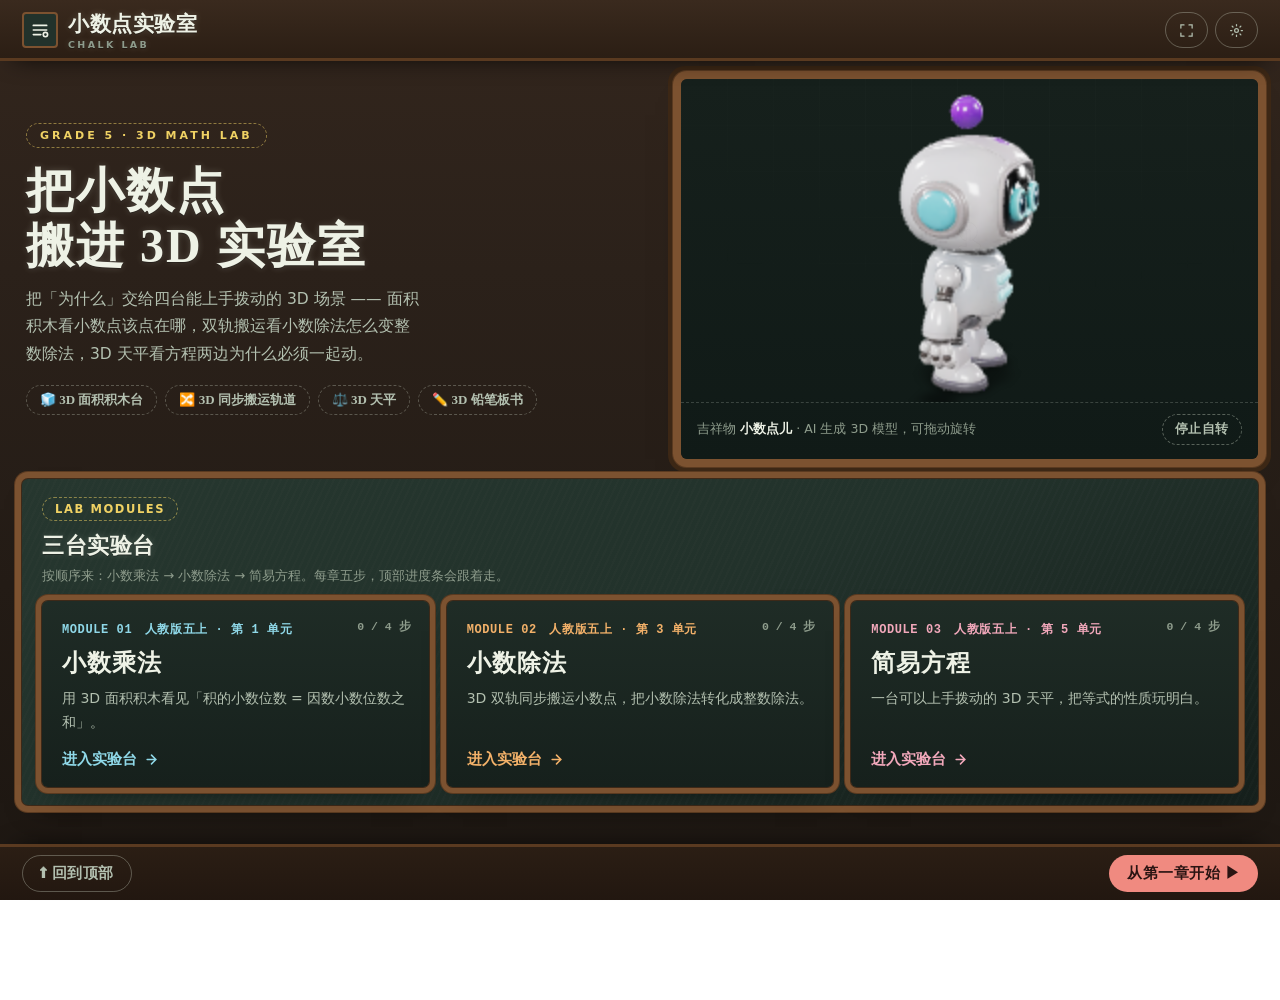
<file: index.html>
<!DOCTYPE html>
<html lang="zh-CN">
<head>
<meta charset="UTF-8">
<meta name="viewport" content="width=device-width, initial-scale=1.0">
<meta name="theme-color" content="#4f46e5">
<meta name="description" content="小数点实验室 · 3D 数学工坊：用 3D 实验台学懂小数乘法、小数除法、简易方程">
<title>小数点实验室 · 3D 数学工坊</title>
<link rel="icon" href="assets/favicon.svg" type="image/svg+xml">
<link rel="stylesheet" href="css/lab.css?v=16">
</head>
<body class="ch-home">
<header id="labTop"></header>

<main class="home-wrap">

  <!-- ============ 首屏 ============ -->
  <section class="hero">
    <div class="hero-copy">
      <span class="kicker">GRADE 5 · 3D MATH LAB</span>
      <h1>把小数点<br>搬进 3D 实验室</h1>
      <p>把「为什么」交给四台能上手拨动的 3D 场景 —— 面积积木看小数点该点在哪，双轨搬运看小数除法怎么变整数除法，3D 天平看方程两边为什么必须一起动。</p>
      <div class="hero-tags">
        <span>🧊 3D 面积积木台</span>
        <span>🔀 3D 同步搬运轨道</span>
        <span>⚖️ 3D 天平</span>
        <span>✏️ 3D 铅笔板书</span>
      </div>
    </div>

    <div class="hero-visual">
      <div class="stage-grid-bg"></div>
      <div class="mv-slot" id="mvSlot"></div>
      <div class="mv-cap">
        <span>吉祥物 <b>小数点儿</b> · AI 生成 3D 模型，可拖动旋转</span>
        <button type="button" class="btn ghost" id="mvToggle" style="padding:6px 12px;font-size:12.5px">停止自转</button>
      </div>
    </div>
  </section>

  <!-- ============ 三个章节 ============ -->
  <section class="panel">
    <div class="panel-head">
      <div>
        <span class="step-tag">LAB MODULES</span>
        <h2 style="margin-top:10px">三台实验台</h2>
        <div class="sub">按顺序来：小数乘法 → 小数除法 → 简易方程。每章五步，顶部进度条会跟着走。</div>
      </div>
    </div>
    <div class="ch-grid" id="chGrid"></div>
  </section>

</main>

<footer class="op-bar" id="labBar"></footer>

<footer class="lab-foot">
  <span>小数点实验室 · 配合人教版五年级上册</span>
  <span>3D 由 Three.js 实时渲染</span>
</footer>

<dialog class="dialog" id="labSettingsDialog">
  <form method="dialog">
    <div class="in">
      <h3>实验室设置</h3>
      <label class="switch-row">
        <span>减少动画<small>关闭 3D 场景里的缓动与旋转过渡</small></span>
        <input type="checkbox" id="setReduceMotion">
      </label>
      <div style="margin-top:18px;display:flex;gap:10px;justify-content:flex-end">
        <button type="button" class="btn" id="setReset">重置全部进度</button>
        <button value="close" class="btn primary">关闭</button>
      </div>
    </div>
  </form>
</dialog>

<script defer src="js/lab-core.js?v=16"></script>
<!-- lib/model-viewer.min.js（930KB）改为页面空闲时再加载，见下方脚本 -->
<script>
/* defer 之后才执行：等 Lab 就绪 */
document.addEventListener("DOMContentLoaded", function () {
  "use strict";
  Lab.mountShell(null);

  /* ---- 章节卡片 ---- */
  var ARROW = '<svg viewBox="0 0 24 24"><path d="M5 12h13M12 5l7 7-7 7"/></svg>';
  var grid = document.getElementById("chGrid");
  Lab.CHAPTERS.forEach(function (c) {
    var p = Lab.progressOf(c.id);
    var total = 4;
    var got = Math.min(total, p.done);
    var el = document.createElement("a");
    el.className = "ch-card";
    el.href = c.file;
    el.setAttribute("data-tone", c.tone);
    el.innerHTML =
      '<span class="no">MODULE ' + c.num + "　" + (c.unit || "") + "</span>" +
      '<span class="prog">' + got + " / " + total + " 步</span>" +
      "<h3>" + c.name + "</h3>" +
      "<p>" + c.desc + "</p>" +
      '<span class="go">进入实验台 ' + ARROW + "</span>";
    grid.appendChild(el);
  });

  /* ---- 吉祥物：先出封面图（24KB），页面空闲了再加载 3D 查看器（930KB） ----
     首屏关键路径因此不背这 930KB，校园网/手机流量下也能秒开。 */
  var slot = document.getElementById("mvSlot");
  var mv = null, spinning = true;

  slot.innerHTML = '<img class="mv-cover" src="assets/mascot-poster.jpg" ' +
    'alt="小数点实验室吉祥物「小数点儿」：抱着小数点的实验室机器人">';

  var toggle = document.getElementById("mvToggle");
  if (toggle) toggle.addEventListener("click", function () {
    spinning = !spinning;
    if (mv) {
      if (spinning) mv.setAttribute("auto-rotate", ""); else mv.removeAttribute("auto-rotate");
    }
    toggle.textContent = spinning ? "停止自转" : "开始自转";
  });

  function mountViewer() {
    mv = document.createElement("model-viewer");
    mv.setAttribute("src", "assets/mascot.glb");
    // 不设 poster：那张封面图是纯黑底，会糊住整块卡片。
    // 下面垫着的 .mv-cover 是同一张图（screen 混合、无黑底），过渡更自然。
    mv.setAttribute("alt", "小数点实验室吉祥物：一个抱着小数点的实验室机器人");
    mv.setAttribute("camera-controls", "");
    if (spinning) mv.setAttribute("auto-rotate", "");
    mv.setAttribute("auto-rotate-delay", "600");
    mv.setAttribute("rotation-per-second", "22deg");
    mv.setAttribute("shadow-intensity", "1.1");
    mv.setAttribute("exposure", "1.05");
    mv.setAttribute("touch-action", "pan-y");
    mv.setAttribute("camera-orbit", "10deg 76deg 105%");
    mv.setAttribute("environment-image", "neutral");
    mv.style.setProperty("--poster-color", "transparent");
    mv.style.position = "absolute";
    mv.style.inset = "0";
    mv.style.visibility = "hidden";

    // 只有「模型真的就绪」才撤掉封面图。
    // 不要用定时器兜底：网速慢时定时器会抢先撤图，而 3D 还没渲染出来，页面就空了。
    // 封面图本身就是同一张吉祥物，留着它比留一块空白好。
    function reveal() {
      var cover = slot.querySelector(".mv-cover");
      if (cover) cover.remove();
      mv.style.visibility = "";
    }
    mv.addEventListener("load", reveal);

    // 模型或 WebGL 出问题 → 保留封面图，不留空白
    mv.addEventListener("error", function () {
      if (mv.parentNode) mv.remove();
      var tip = slot.querySelector(".mv-fallback");
      if (!tip) {
        tip = document.createElement("p");
        tip.className = "mv-fallback";
        tip.innerHTML = "本机未启用 WebGL，吉祥物只能看封面图。<br>三个章节里的 3D 实验台同样需要 WebGL。";
        slot.appendChild(tip);
      }
    });

    slot.appendChild(mv);
  }

  var viewerStarted = false;
  function loadViewer() {
    if (viewerStarted) return;
    viewerStarted = true;
    var s = document.createElement("script");
    s.type = "module";
    s.src = "lib/model-viewer.min.js";
    s.onload = mountViewer;
    s.onerror = function () { /* 加载不到就保留封面图 */ };
    document.head.appendChild(s);
  }
  if (window.requestIdleCallback) window.requestIdleCallback(loadViewer, { timeout: 1800 });
  else setTimeout(loadViewer, 1200);
});
</script>
</body>
</html>
</file>
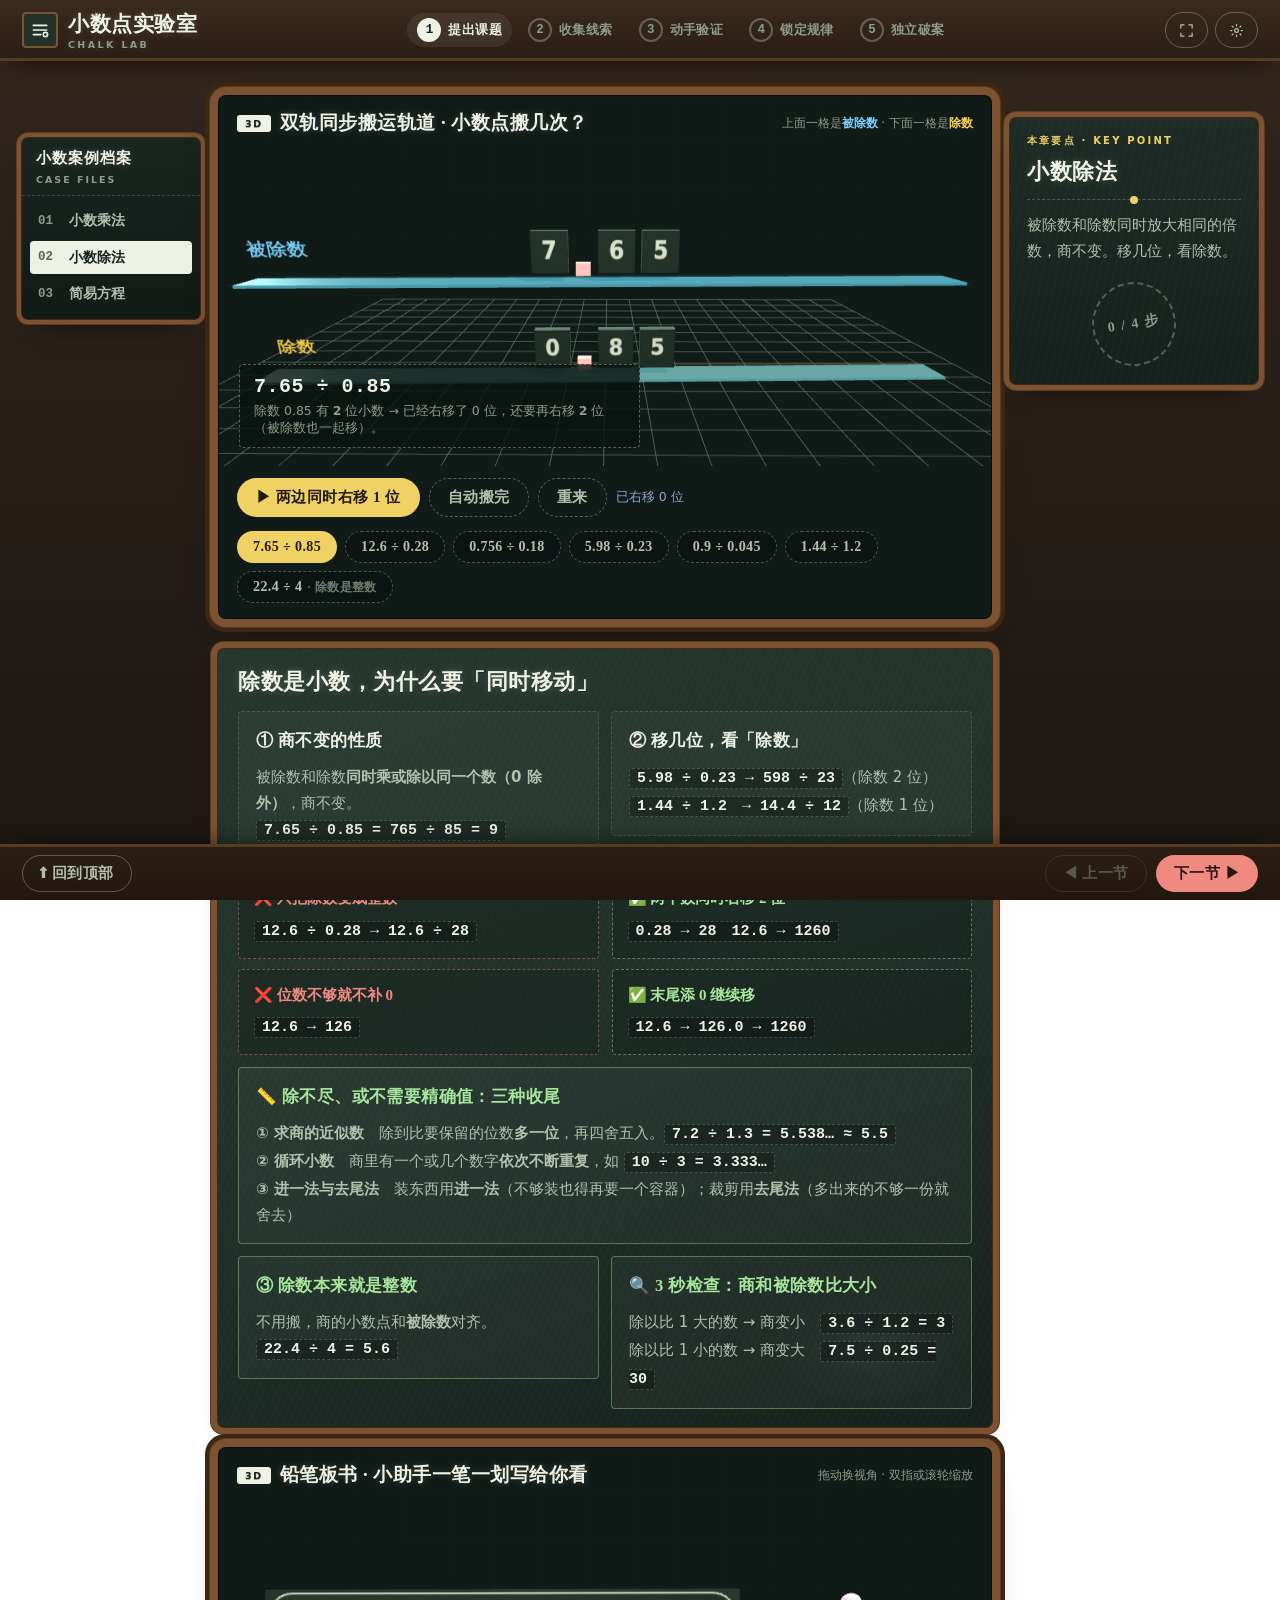
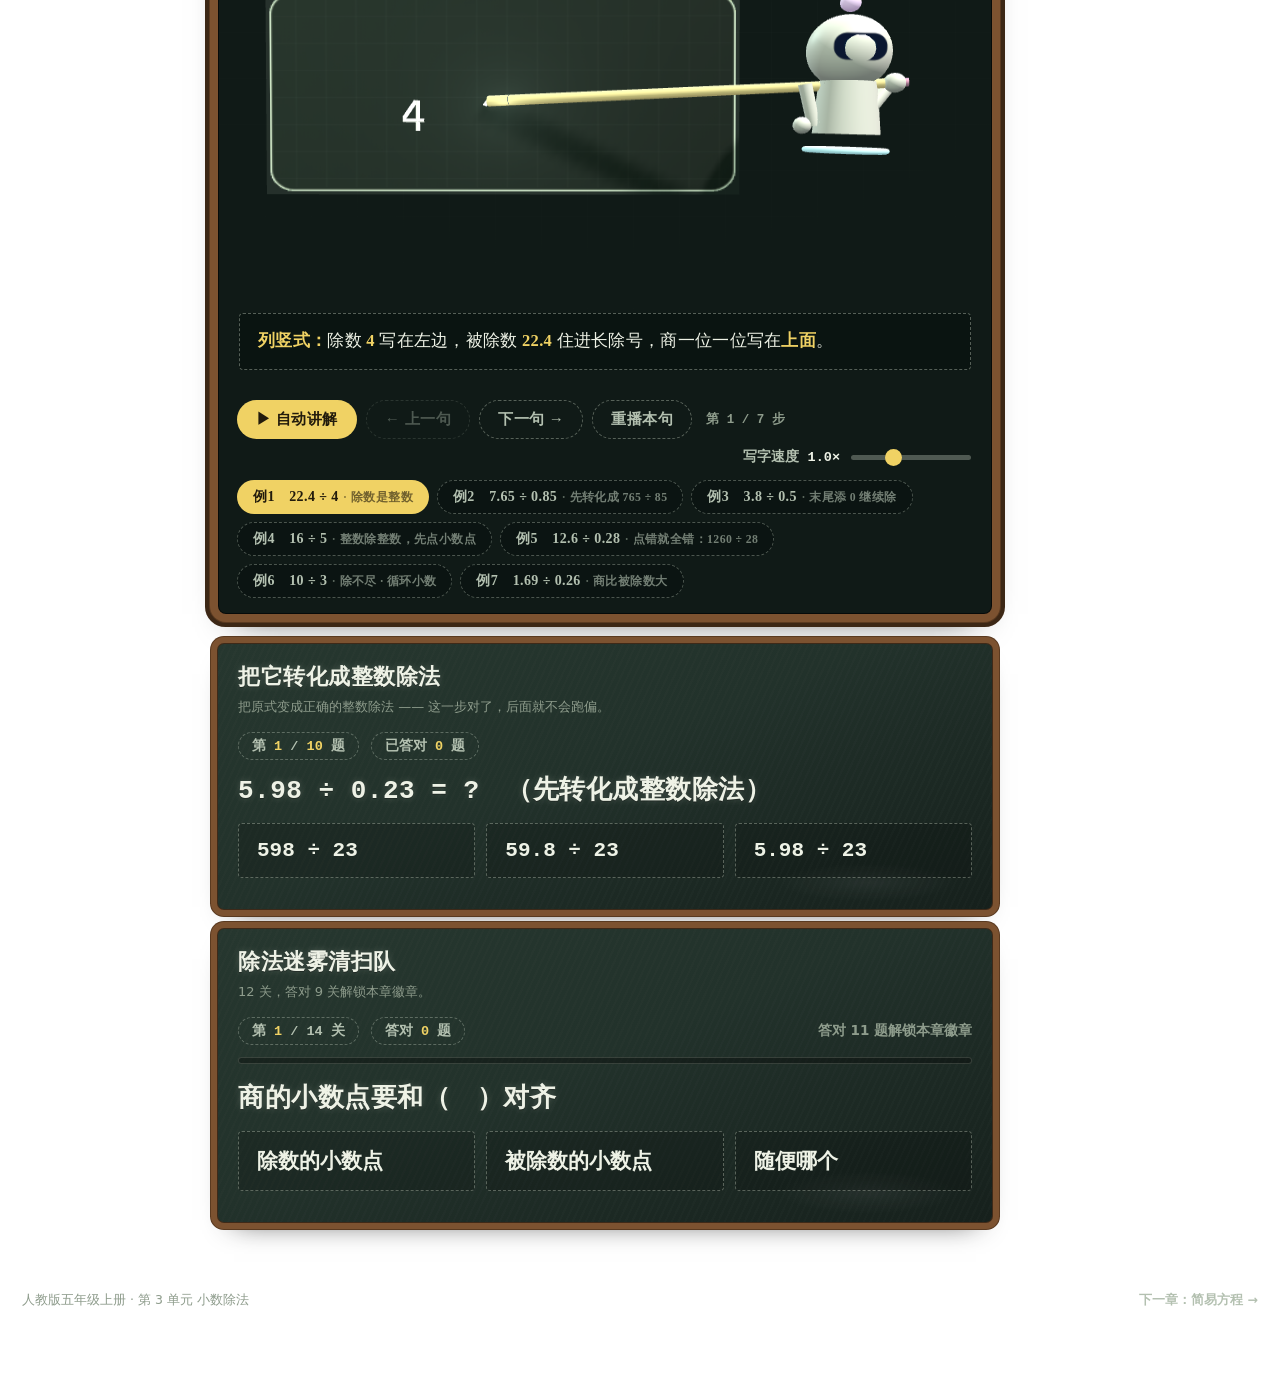
<file: divide.html>
<!DOCTYPE html>
<html lang="zh-CN">
<head>
<meta charset="UTF-8">
<meta name="viewport" content="width=device-width, initial-scale=1.0">
<meta name="theme-color" content="#f59e0b">
<meta name="description" content="小数除法 · 3D 双轨同步搬运：为什么除数和被除数要同时移动小数点">
<title>模块 02 · 小数除法｜3D 同步搬运轨道</title>
<link rel="icon" href="assets/favicon.svg" type="image/svg+xml">
<link rel="stylesheet" href="css/lab.css?v=16">
</head>
<body class="ch-divide">
<header id="labTop"></header>

<div class="board-shell">
  <aside class="case-rail" id="labRail" aria-label="案例导航"></aside>

  <main class="board-main">
    <h1 class="sr-only">小数除法 · 3D 同步搬运轨道（人教版五年级上册 第 3 单元）</h1>
    <!-- ================= 01 3D 实验台 ================= -->
    <section id="s-lab" style="scroll-margin-top:96px">
      <div class="stage-card">
        <div class="stage-grid-bg"></div>
        <div class="stage-top">
          <span class="stage-title"><span class="badge3d">3D</span>双轨同步搬运轨道 · 小数点搬几次？</span>
          <span class="stage-hint">上面一格是<b style="color:#7dd3fc">被除数</b> · 下面一格是<b style="color:#fcd34d">除数</b></span>
        </div>
        <div class="stage-canvas-wrap">
          <canvas class="stage-3d short" id="moverCanvas" role="img" aria-label="3D 搬运轨道：上面一排是被除数，下面一排是除数，点一次两边的小数点同时右移一位" aria-describedby="mvEq"></canvas>
          <div class="stage-readout">
            <div class="eq" id="mvEq" aria-live="polite">7.65 ÷ 0.85</div>
            <div class="frac" id="mvFrac">除数是 0.85 —— 有 2 位小数，需要把小数点右移 2 位</div>
          </div>
        </div>
        <div class="stage-controls">
          <button type="button" class="btn primary" id="mvStep">▶ 两边同时右移 1 位</button>
          <button type="button" class="btn ghost" id="mvAuto">自动搬完</button>
          <button type="button" class="btn ghost" id="mvReset">重来</button>
          <span style="color:#8fa4c8;font-size:12.5px" id="mvCount">已右移 0 位</span>
        </div>
        <div class="stage-picks" id="mvPresets"></div>
      </div>
    </section>

    <!-- ================= 02 算理揭秘（精简版） ================= -->
    <section id="s-why" style="scroll-margin-top:96px">
      <div class="panel">
        <div class="panel-head">
          <h2>除数是小数，为什么要「同时移动」</h2>
        </div>

        <div class="grid2">
          <div class="note tone" style="margin:0">
            <h4>① 商不变的性质</h4>
            <div class="lead">被除数和除数<b>同时乘或除以同一个数（0 除外）</b>，商不变。<br><code class="f">7.65 ÷ 0.85 = 765 ÷ 85 = 9</code></div>
          </div>
          <div class="note tone" style="margin:0">
            <h4>② 移几位，看「除数」</h4>
            <div class="lead"><code class="f">5.98 ÷ 0.23 → 598 ÷ 23</code>（除数 2 位）<br><code class="f">1.44 ÷ 1.2　→ 14.4 ÷ 12</code>（除数 1 位）</div>
          </div>
        </div>

        <div class="cmp" style="margin-top:12px">
          <div class="bad"><h5>❌ 只把除数变成整数</h5><code class="f">12.6 ÷ 0.28 → 12.6 ÷ 28</code></div>
          <div class="good"><h5>✅ 两个数同时右移 2 位</h5><code class="f">0.28 → 28　12.6 → 1260</code></div>
        </div>

        <div class="cmp" style="margin-top:10px">
          <div class="bad"><h5>❌ 位数不够就不补 0</h5><code class="f">12.6 → 126</code></div>
          <div class="good"><h5>✅ 末尾添 0 继续移</h5><code class="f">12.6 → 126.0 → 1260</code></div>
        </div>

        <div class="note key" style="margin-top:12px">
          <h4>📏 除不尽、或不需要精确值：三种收尾</h4>
          <div class="lead">
            <b>① 求商的近似数</b>　除到比要保留的位数<b>多一位</b>，再四舍五入。<code class="f">7.2 ÷ 1.3 = 5.538… ≈ 5.5</code><br>
            <b>② 循环小数</b>　商里有一个或几个数字<b>依次不断重复</b>，如 <code class="f">10 ÷ 3 = 3.333…</code><br>
            <b>③ 进一法与去尾法</b>　装东西用<b>进一法</b>（不够装也得再要一个容器）；裁剪用<b>去尾法</b>（多出来的不够一份就舍去）
          </div>
        </div>

        <div class="grid2" style="margin-top:12px">
          <div class="note key" style="margin:0">
            <h4>③ 除数本来就是整数</h4>
            <div class="lead">不用搬，商的小数点和<b>被除数</b>对齐。<br><code class="f">22.4 ÷ 4 = 5.6</code></div>
          </div>
          <div class="note key" style="margin:0">
            <h4>🔍 3 秒检查：商和被除数比大小</h4>
            <div class="lead">除以比 1 大的数 → 商变小　<code class="f">3.6 ÷ 1.2 = 3</code><br>除以比 1 小的数 → 商变大　<code class="f">7.5 ÷ 0.25 = 30</code></div>
          </div>
        </div>
      </div>
    </section>


    <!-- ================= 03 · 3D 铅笔板书 ================= -->
    <section id="s-teach" style="scroll-margin-top:96px">
      <div class="stage-card">
        <div class="stage-grid-bg"></div>
        <div class="stage-top">
          <span class="stage-title"><span class="badge3d">3D</span>铅笔板书 · 小助手一笔一划写给你看</span>
          <span class="stage-hint">拖动换视角 · 双指或滚轮缩放</span>
        </div>
        <div class="stage-canvas-wrap">
          <canvas class="stage-3d tall" id="writeCanvas" role="img" aria-label="3D 铅笔板书：小助手手持铅笔，把竖式一笔一划写到黑板上，写到哪字幕就讲到哪" aria-describedby="wCaption"></canvas>
          <div class="stage-caption"><div class="cap-in" id="wCaption">选下面一个例题，小助手马上开始写。</div></div>
        </div>
        <div class="stage-controls">
          <button type="button" class="btn primary" id="wPlay">▶ 自动讲解</button>
          <button type="button" class="btn ghost" id="wPrev">← 上一句</button>
          <button type="button" class="btn ghost" id="wNext">下一句 →</button>
          <button type="button" class="btn ghost" id="wReplay">重播本句</button>
          <span class="wstep" id="wStepNo">第 1 / 1 步</span>
          <label class="slider-row" style="margin-left:auto">写字速度 <b id="wSpeedLabel">1.0×</b>
            <input type="range" id="wSpeed" min="40" max="220" step="10" value="100" aria-label="写字速度">
          </label>
        </div>
        <div class="stage-picks" id="wDemoBtns"></div>
      </div>

      <div class="panel" id="wFallback" hidden></div>
    </section>

    <!-- ================= 04 亲手练 ================= -->
    <section id="s-practice" style="scroll-margin-top:96px">
      <div class="panel">
        <div class="panel-head">
          <div>
            <h2>把它转化成整数除法</h2>
            <div class="sub">把原式变成正确的整数除法 —— 这一步对了，后面就不会跑偏。</div>
          </div>
        </div>
        <div class="qbar">
          <span class="pill">第 <b id="pIdx">1</b> / <b id="pTotal">10</b> 题</span>
          <span class="pill">已答对 <b id="pScore">0</b> 题</span>
        </div>
        <div class="qtext" id="pQ">—</div>
        <div class="opts" id="pOpts"></div>
        <div class="fb" id="pFb" role="status" aria-live="polite"></div>
        <button type="button" class="btn primary" id="pNext" style="display:none">下一题 →</button>
      </div>
    </section>

    <!-- ================= 05 闯关 ================= -->
    <section id="s-game" style="scroll-margin-top:96px">
      <div class="panel">
        <div class="panel-head">
          <div>
            <h2>除法迷雾清扫队</h2>
            <div class="sub">12 关，答对 9 关解锁本章徽章。</div>
          </div>
        </div>
        <div id="quizMount"></div>
      </div>
    </section>
  </main>

  <aside class="clue-card" id="labClue" aria-label="当前线索"></aside>
</div>

<footer class="op-bar" id="labBar"></footer>

<footer class="lab-foot">
  <span>人教版五年级上册 · 第 3 单元 小数除法</span>
  <a href="equation.html">下一章：简易方程 →</a>
</footer>

<dialog class="dialog" id="labSettingsDialog">
  <form method="dialog">
    <div class="in">
      <h3>实验室设置</h3>
      <label class="switch-row">
        <span>减少动画<small>关闭 3D 场景里的缓动与旋转过渡</small></span>
        <input type="checkbox" id="setReduceMotion">
      </label>
      <div style="margin-top:18px;display:flex;gap:10px;justify-content:flex-end">
        <button type="button" class="btn" id="setReset">重置全部进度</button>
        <button value="close" class="btn primary">关闭</button>
      </div>
    </div>
  </form>
</dialog>

<script defer src="lib/three.min.js"></script>
<script defer src="lib/OrbitControls.js"></script>
<script defer src="lib/handwrite.js"></script>
<script defer src="lib/vertical-calc.js"></script>
<script defer src="js/lab-core.js?v=16"></script>
<script defer src="js/lab-3d.js?v=16"></script>
<script defer src="js/lab-teach.js?v=16"></script>
<script defer src="js/divide.js?v=16"></script>
</body>
</html>
</file>
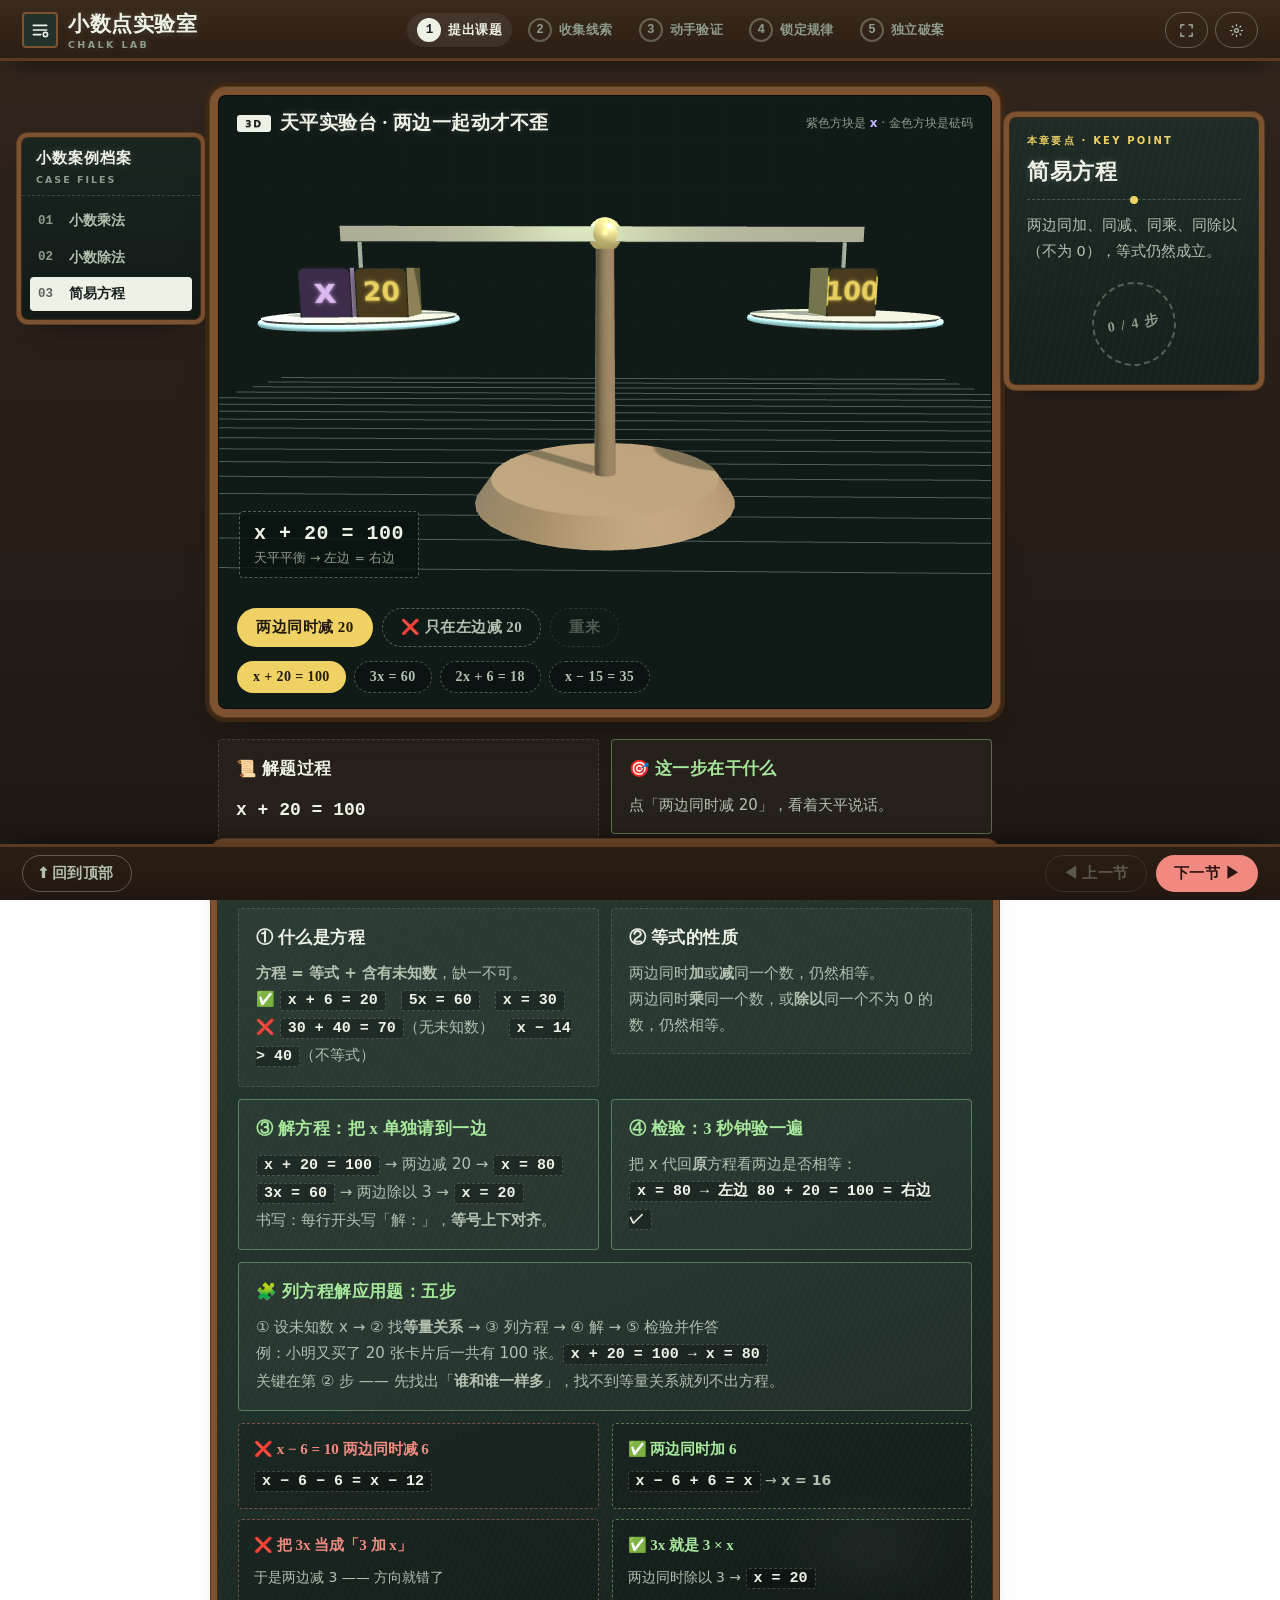
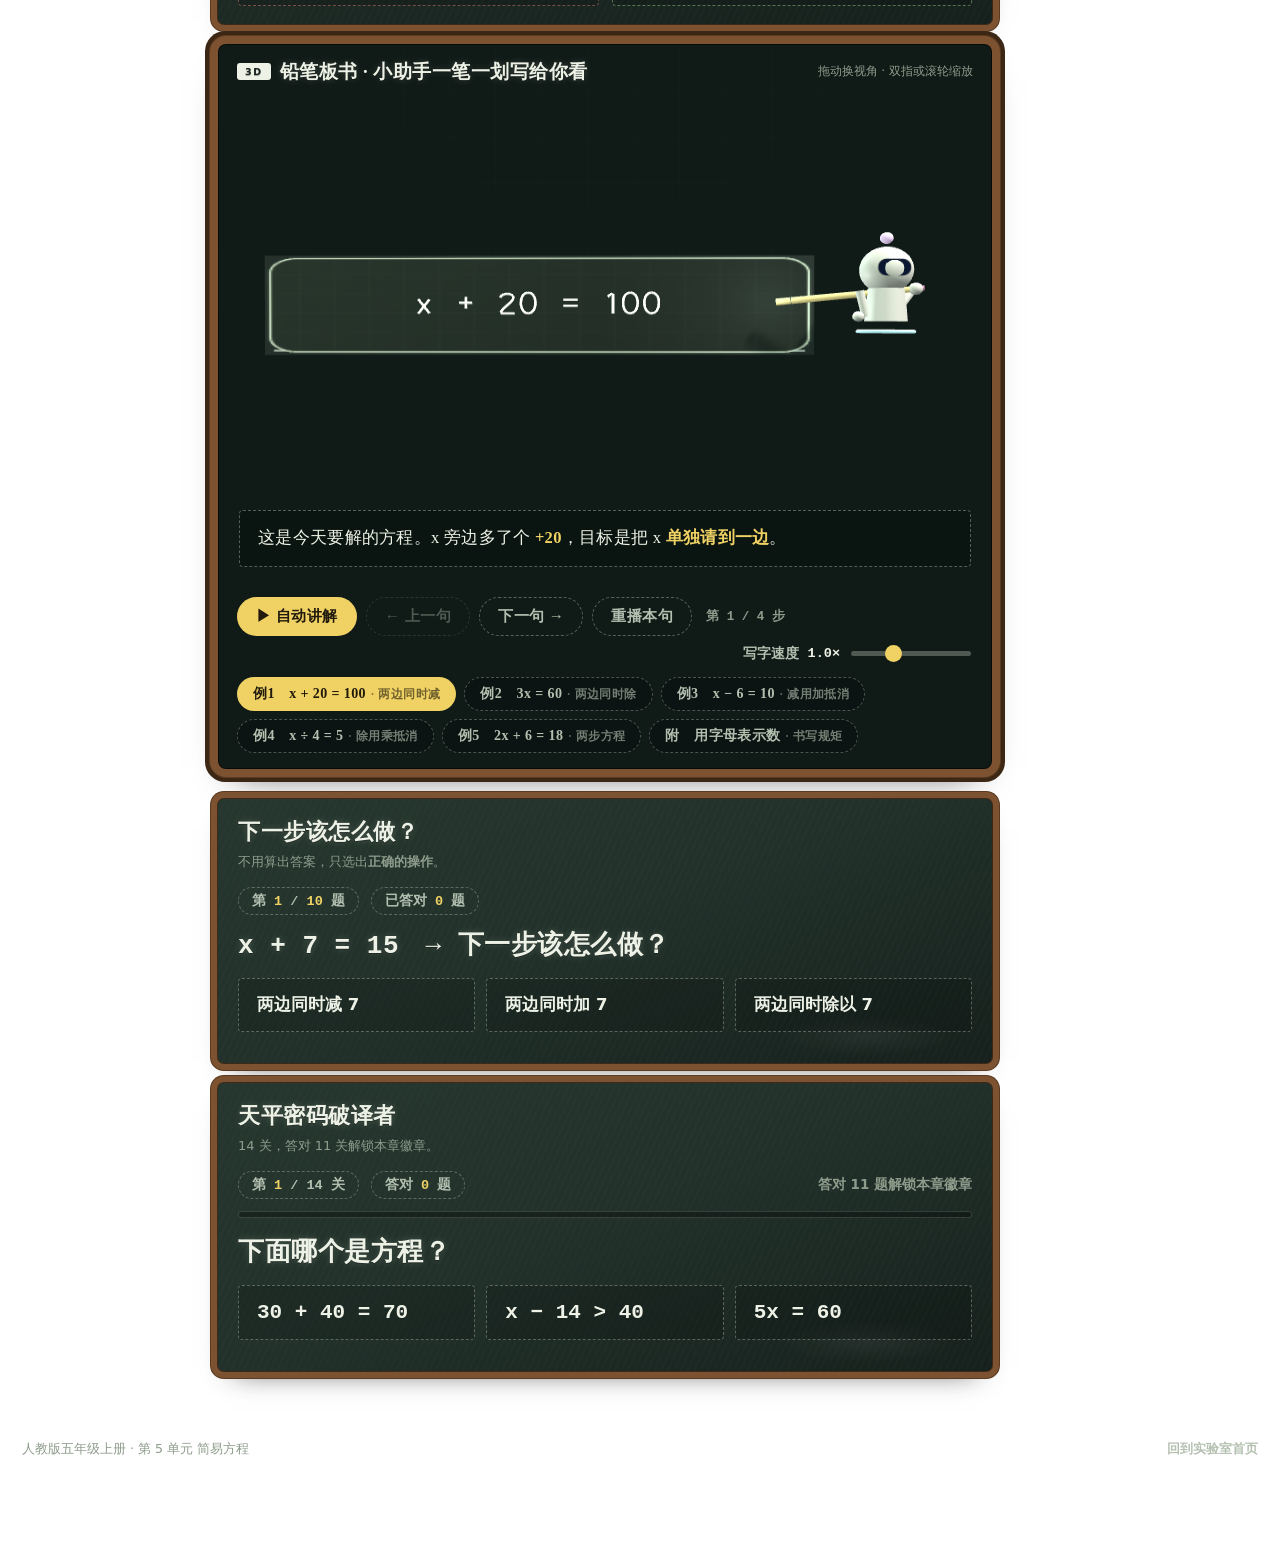
<file: equation.html>
<!DOCTYPE html>
<html lang="zh-CN">
<head>
<meta charset="UTF-8">
<meta name="viewport" content="width=device-width, initial-scale=1.0">
<meta name="theme-color" content="#7c3aed">
<meta name="description" content="简易方程 · 3D 天平实验台：等式的性质、解方程、检验">
<title>模块 03 · 简易方程｜3D 天平</title>
<link rel="icon" href="assets/favicon.svg" type="image/svg+xml">
<link rel="stylesheet" href="css/lab.css?v=16">
</head>
<body class="ch-equation">
<header id="labTop"></header>

<div class="board-shell">
  <aside class="case-rail" id="labRail" aria-label="案例导航"></aside>

  <main class="board-main">
    <h1 class="sr-only">简易方程 · 3D 天平（人教版五年级上册 第 5 单元）</h1>
    <!-- ================= 01 3D 实验台 ================= -->
    <section id="s-lab" style="scroll-margin-top:96px">
      <div class="stage-card">
        <div class="stage-grid-bg"></div>
        <div class="stage-top">
          <span class="stage-title"><span class="badge3d">3D</span>天平实验台 · 两边一起动才不歪</span>
          <span class="stage-hint">紫色方块是 <b style="color:#c4b5fd">x</b> · 金色方块是砝码</span>
        </div>
        <div class="stage-canvas-wrap">
          <canvas class="stage-3d" id="balCanvas" role="img" aria-label="3D 天平：左盘放未知数 x 与砝码，右盘放砝码；两边做同样的操作天平才保持平衡" aria-describedby="balEq"></canvas>
          <div class="stage-readout">
            <div class="eq" id="balEq" aria-live="polite">x + 20 = 100</div>
            <div class="frac" id="balHint">天平平衡 → 左边 = 右边</div>
          </div>
        </div>
        <div class="stage-controls">
          <button type="button" class="btn primary" id="balStep">两边同时减 20</button>
          <button type="button" class="btn ghost" id="balWrong">❌ 只在左边减 20</button>
          <button type="button" class="btn ghost" id="balReset">重来</button>
        </div>
        <div class="stage-picks" id="balScen"></div>
      </div>

      <div class="grid2">
        <div class="note tone" style="margin:0">
          <h4>📜 解题过程</h4>
          <div id="balHistory" style="font-family:var(--font-num);font-size:18px;line-height:2.1;font-weight:700">
            <div data-h0>—</div>
          </div>
        </div>
        <div class="note key" style="margin:0">
          <h4>🎯 这一步在干什么</h4>
          <div class="lead" id="balNote">点上面的按钮，一次只走一步，看着天平说话。</div>
        </div>
      </div>
    </section>

    <!-- ================= 02 算理揭秘 ================= -->
    <section id="s-why" style="scroll-margin-top:96px">
      <div class="panel">
        <div class="panel-head">
          <h2>方程 · 等式性质 · 解方程 · 检验</h2>
        </div>

        <div class="grid2">
          <div class="note tone" style="margin:0">
            <h4>① 什么是方程</h4>
            <div class="lead"><b>方程 = 等式 + 含有未知数</b>，缺一不可。<br>✅ <code class="f">x + 6 = 20</code>　<code class="f">5x = 60</code>　<code class="f">x = 30</code><br>❌ <code class="f">30 + 40 = 70</code>（无未知数）　<code class="f">x − 14 &gt; 40</code>（不等式）</div>
          </div>
          <div class="note tone" style="margin:0">
            <h4>② 等式的性质</h4>
            <div class="lead">两边同时<b>加</b>或<b>减</b>同一个数，仍然相等。<br>两边同时<b>乘</b>同一个数，或<b>除以</b>同一个不为 0 的数，仍然相等。</div>
          </div>
        </div>

        <div class="grid2" style="margin-top:12px">
          <div class="note key" style="margin:0">
            <h4>③ 解方程：把 x 单独请到一边</h4>
            <div class="lead"><code class="f">x + 20 = 100</code> → 两边减 20 → <code class="f">x = 80</code><br><code class="f">3x = 60</code> → 两边除以 3 → <code class="f">x = 20</code><br>书写：每行开头写「解：」，<b>等号上下对齐</b>。</div>
          </div>
          <div class="note key" style="margin:0">
            <h4>④ 检验：3 秒钟验一遍</h4>
            <div class="lead">把 x 代回<b>原</b>方程看两边是否相等：<br><code class="f">x = 80 → 左边 80 + 20 = 100 = 右边 ✓</code></div>
          </div>
        </div>

        <div class="note key" style="margin-top:12px">
          <h4>🧩 列方程解应用题：五步</h4>
          <div class="lead">
            ① 设未知数 x → ② 找<b>等量关系</b> → ③ 列方程 → ④ 解 → ⑤ 检验并作答<br>
            例：小明又买了 20 张卡片后一共有 100 张。<code class="f">x + 20 = 100 → x = 80</code><br>
            关键在第 ② 步 —— 先找出「<b>谁和谁一样多</b>」，找不到等量关系就列不出方程。
          </div>
        </div>

        <div class="cmp" style="margin-top:12px">
          <div class="bad"><h5>❌ x − 6 = 10 两边同时减 6</h5><code class="f">x − 6 − 6 = x − 12</code></div>
          <div class="good"><h5>✅ 两边同时加 6</h5><code class="f">x − 6 + 6 = x</code> → <b>x = 16</b></div>
        </div>

        <div class="cmp" style="margin-top:10px">
          <div class="bad"><h5>❌ 把 3x 当成「3 加 x」</h5>于是两边减 3 —— 方向就错了</div>
          <div class="good"><h5>✅ 3x 就是 3 × x</h5>两边同时除以 3 → <code class="f">x = 20</code></div>
        </div>
      </div>
    </section>


    <!-- ================= 03 · 3D 铅笔板书 ================= -->
    <section id="s-teach" style="scroll-margin-top:96px">
      <div class="stage-card">
        <div class="stage-grid-bg"></div>
        <div class="stage-top">
          <span class="stage-title"><span class="badge3d">3D</span>铅笔板书 · 小助手一笔一划写给你看</span>
          <span class="stage-hint">拖动换视角 · 双指或滚轮缩放</span>
        </div>
        <div class="stage-canvas-wrap">
          <canvas class="stage-3d tall" id="writeCanvas" role="img" aria-label="3D 铅笔板书：小助手手持铅笔，把解方程的每一步写到黑板上，写到哪字幕就讲到哪" aria-describedby="wCaption"></canvas>
          <div class="stage-caption"><div class="cap-in" id="wCaption">选下面一个题型，小助手马上开始写。</div></div>
        </div>
        <div class="stage-controls">
          <button type="button" class="btn primary" id="wPlay">▶ 自动讲解</button>
          <button type="button" class="btn ghost" id="wPrev">← 上一句</button>
          <button type="button" class="btn ghost" id="wNext">下一句 →</button>
          <button type="button" class="btn ghost" id="wReplay">重播本句</button>
          <span class="wstep" id="wStepNo">第 1 / 1 步</span>
          <label class="slider-row" style="margin-left:auto">写字速度 <b id="wSpeedLabel">1.0×</b>
            <input type="range" id="wSpeed" min="40" max="220" step="10" value="100" aria-label="写字速度">
          </label>
        </div>
        <div class="stage-picks" id="wDemoBtns"></div>
      </div>

      <div class="panel" id="wFallback" hidden></div>
    </section>

    <!-- ================= 04 亲手练 ================= -->
    <section id="s-practice" style="scroll-margin-top:96px">
      <div class="panel">
        <div class="panel-head">
          <div>
            <h2>下一步该怎么做？</h2>
            <div class="sub">不用算出答案，只选出<b>正确的操作</b>。</div>
          </div>
        </div>
        <div class="qbar">
          <span class="pill">第 <b id="pIdx">1</b> / <b id="pTotal">10</b> 题</span>
          <span class="pill">已答对 <b id="pScore">0</b> 题</span>
        </div>
        <div class="qtext" id="pQ">—</div>
        <div class="opts" id="pOpts"></div>
        <div class="fb" id="pFb" role="status" aria-live="polite"></div>
        <button type="button" class="btn primary" id="pNext" style="display:none">下一题 →</button>
      </div>
    </section>

    <!-- ================= 05 闯关 ================= -->
    <section id="s-game" style="scroll-margin-top:96px">
      <div class="panel">
        <div class="panel-head">
          <div>
            <h2>天平密码破译者</h2>
            <div class="sub">14 关，答对 11 关解锁本章徽章。</div>
          </div>
        </div>
        <div id="quizMount"></div>
      </div>
    </section>
  </main>

  <aside class="clue-card" id="labClue" aria-label="当前线索"></aside>
</div>

<footer class="op-bar" id="labBar"></footer>

<footer class="lab-foot">
  <span>人教版五年级上册 · 第 5 单元 简易方程</span>
  <a href="index.html">回到实验室首页</a>
</footer>

<dialog class="dialog" id="labSettingsDialog">
  <form method="dialog">
    <div class="in">
      <h3>实验室设置</h3>
      <label class="switch-row">
        <span>减少动画<small>关闭 3D 场景里的缓动与旋转过渡</small></span>
        <input type="checkbox" id="setReduceMotion">
      </label>
      <div style="margin-top:18px;display:flex;gap:10px;justify-content:flex-end">
        <button type="button" class="btn" id="setReset">重置全部进度</button>
        <button value="close" class="btn primary">关闭</button>
      </div>
    </div>
  </form>
</dialog>

<script defer src="lib/three.min.js"></script>
<script defer src="lib/OrbitControls.js"></script>
<script defer src="lib/handwrite.js"></script>
<script defer src="js/lab-core.js?v=16"></script>
<script defer src="js/lab-3d.js?v=16"></script>
<script defer src="js/lab-teach.js?v=16"></script>
<script defer src="js/equation.js?v=16"></script>
</body>
</html>
</file>
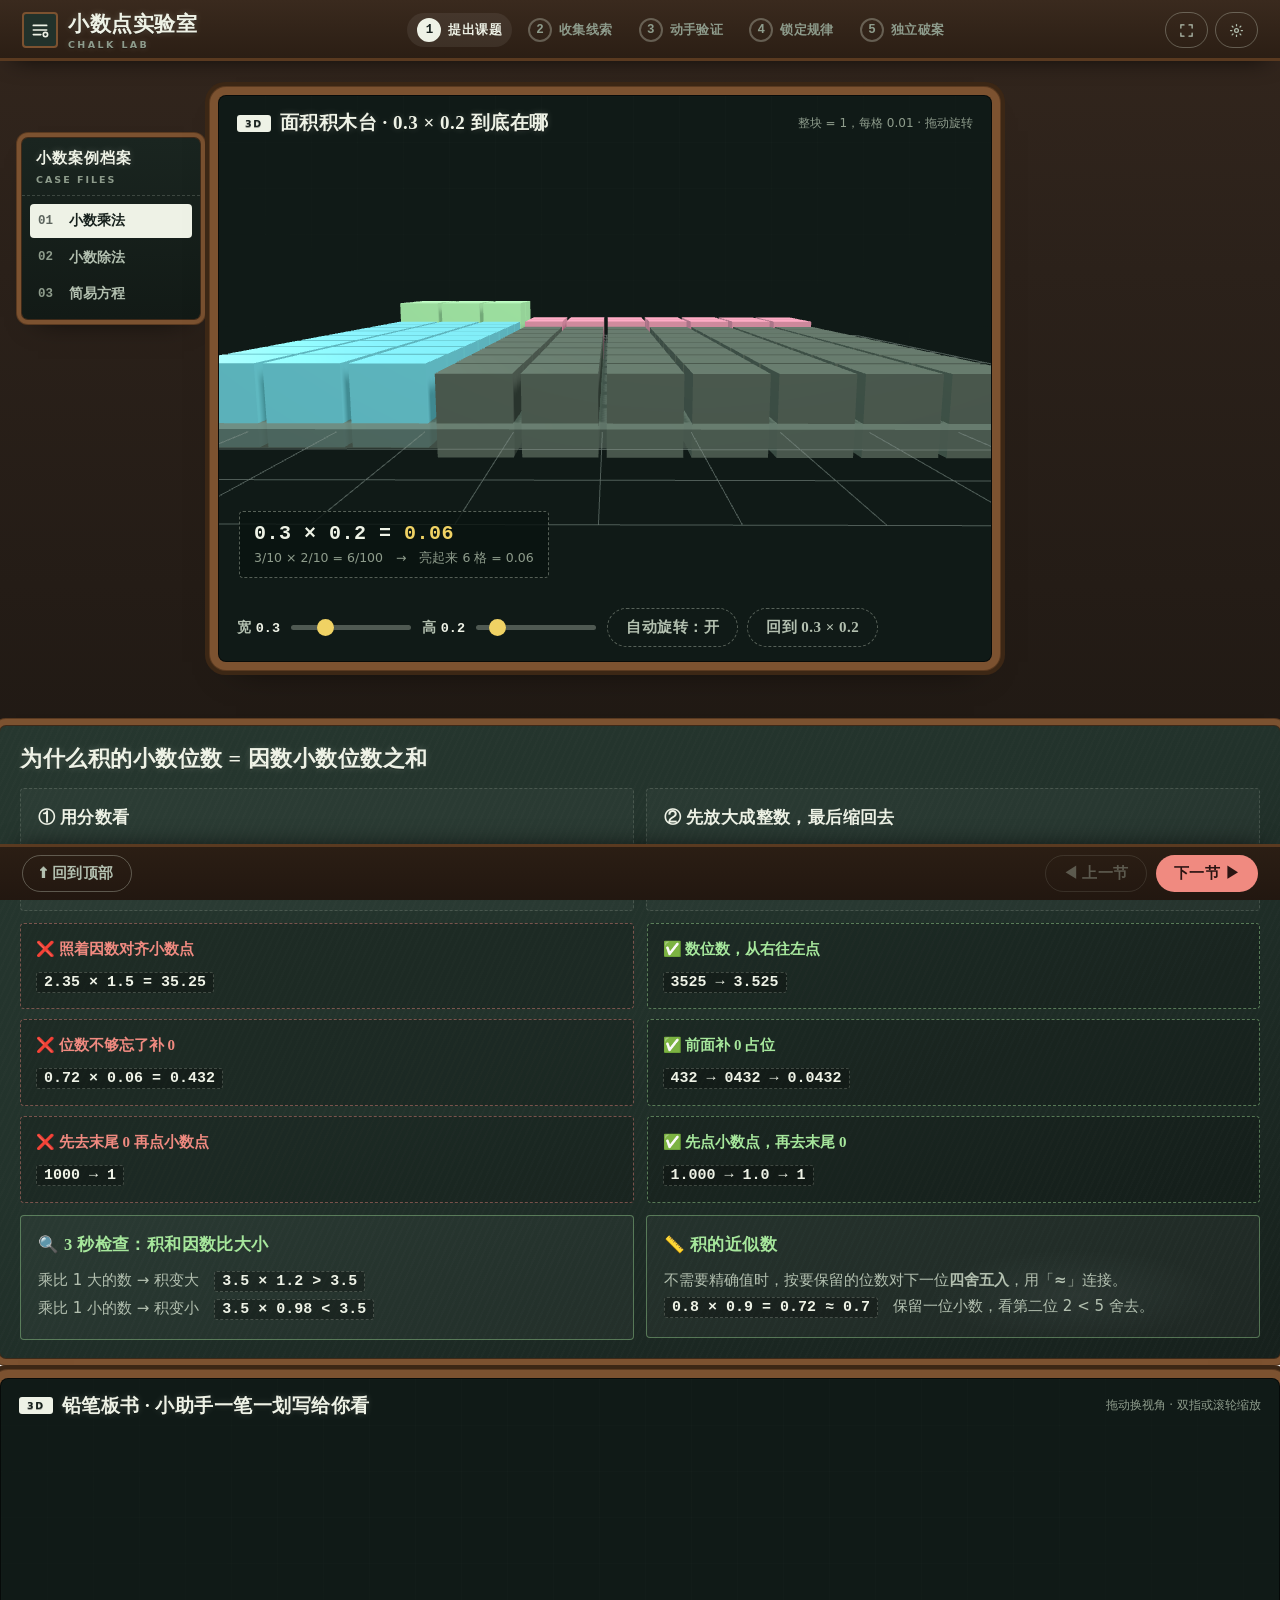
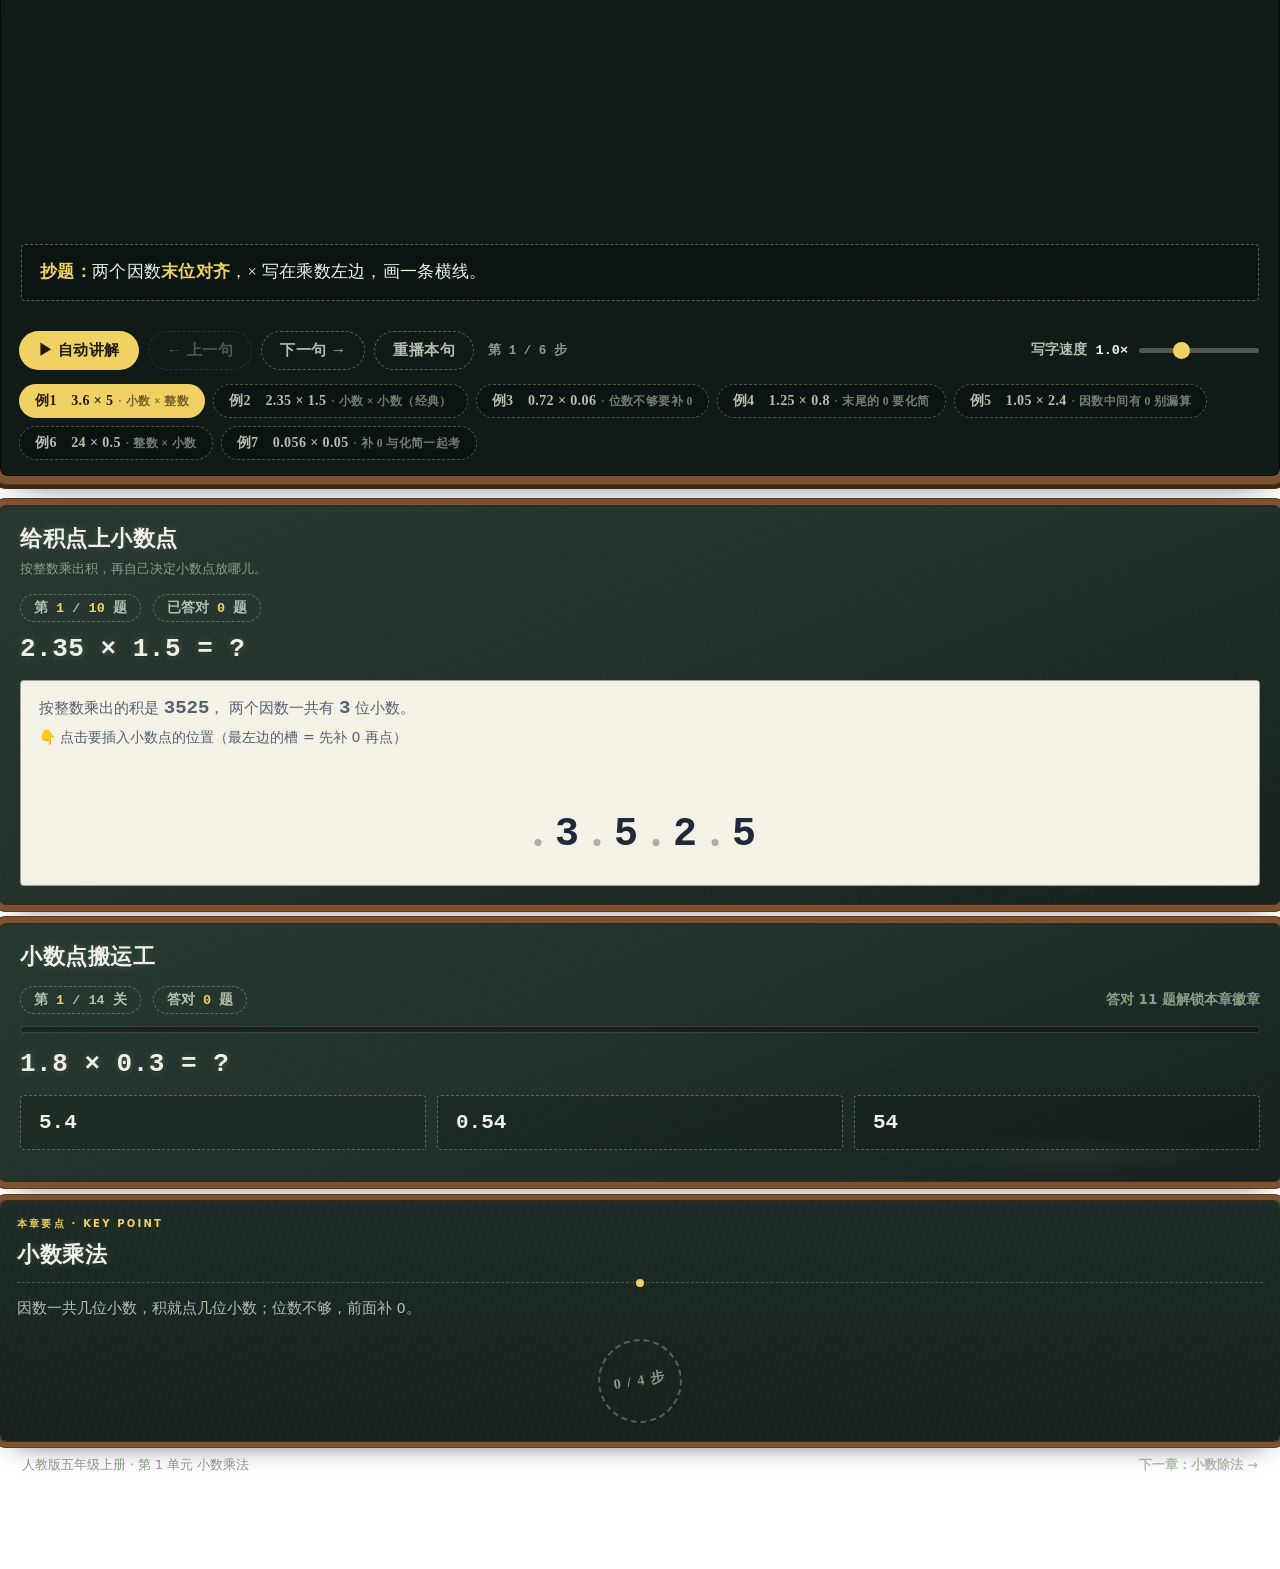
<file: multiply.html>
<!DOCTYPE html>
<html lang="zh-CN">
<head>
<meta charset="UTF-8">
<meta name="viewport" content="width=device-width, initial-scale=1.0">
<meta name="theme-color" content="#0ea5e9">
<meta name="description" content="小数乘法 · 3D 面积积木台：看清积的小数位数为什么等于因数小数位数的和">
<title>模块 01 · 小数乘法｜3D 面积积木台</title>
<link rel="icon" href="assets/favicon.svg" type="image/svg+xml">
<link rel="stylesheet" href="css/lab.css?v=16">
</head>
<body class="ch-multiply">
<header id="labTop"></header>

<div class="board-shell">
  <aside class="case-rail" id="labRail" aria-label="案例导航"></aside>

  <main class="board-main">
    <h1 class="sr-only">小数乘法 · 3D 面积积木台（人教版五年级上册 第 1 单元）</h1>
    <!-- ================= 01 3D 实验台 ================= -->
    <section id="s-lab" style="scroll-margin-top:96px">
      <div class="stage-card">
        <div class="stage-grid-bg"></div>
        <div class="stage-top">
          <span class="stage-title"><span class="badge3d">3D</span>面积积木台 · 0.3 × 0.2 到底在哪</span>
          <span class="stage-hint">整块 = 1，每格 0.01 · 拖动旋转</span>
        </div>
        <div class="stage-canvas-wrap">
          <canvas class="stage-3d" id="areaCanvas" role="img" aria-label="3D 面积模型：整块底板分成 10 乘 10 共 100 格，每格 0.01；青色竖条与粉色横条交叉的格子就是积" aria-describedby="areaEq"></canvas>
          <div class="stage-readout">
            <div class="eq" id="areaEq" aria-live="polite">0.3 × 0.2 = <em>0.06</em></div>
            <div class="frac" id="areaFrac">3/10 × 2/10 = 6/100　→　6 格</div>
          </div>
        </div>
        <div class="stage-controls">
          <div class="slider-row">
            <span>宽 <b id="aLabel">0.3</b></span>
            <input type="range" id="rangeA" min="1" max="9" step="1" value="3" aria-label="宽">
          </div>
          <div class="slider-row">
            <span>高 <b id="bLabel">0.2</b></span>
            <input type="range" id="rangeB" min="1" max="9" step="1" value="2" aria-label="高">
          </div>
          <button type="button" class="btn ghost" id="areaSpin">自动旋转：关</button>
          <button type="button" class="btn ghost" id="areaReset">回到 0.3 × 0.2</button>
        </div>
      </div>
    </section>

    </div>

    <!-- ================= 02 算理揭秘（精简版） ================= -->
    <section id="s-why" style="scroll-margin-top:96px">
      <div class="panel">
        <div class="panel-head">
          <h2>为什么积的小数位数 = 因数小数位数之和</h2>
        </div>

        <div class="grid2">
          <div class="note tone" style="margin:0">
            <h4>① 用分数看</h4>
            <div class="lead"><code class="f">0.3 × 0.2 = (3×2) / (10×10) = 6/100 = 0.06</code><br>两个分母各带 1 个 10 → 结果是<b>两位小数</b>。</div>
          </div>
          <div class="note tone" style="margin:0">
            <h4>② 先放大成整数，最后缩回去</h4>
            <div class="lead"><code class="f">2.35 × 1.5 → 235 × 15 = 3525</code><br>放大了 1000 倍，就缩回 1000 倍 → <b class="hl">3.525</b>。</div>
          </div>
        </div>

        <div class="cmp" style="margin-top:12px">
          <div class="bad"><h5>❌ 照着因数对齐小数点</h5><code class="f">2.35 × 1.5 = 35.25</code></div>
          <div class="good"><h5>✅ 数位数，从右往左点</h5><code class="f">3525 → 3.525</code></div>
        </div>

        <div class="cmp" style="margin-top:10px">
          <div class="bad"><h5>❌ 位数不够忘了补 0</h5><code class="f">0.72 × 0.06 = 0.432</code></div>
          <div class="good"><h5>✅ 前面补 0 占位</h5><code class="f">432 → 0432 → 0.0432</code></div>
        </div>

        <div class="cmp" style="margin-top:10px">
          <div class="bad"><h5>❌ 先去末尾 0 再点小数点</h5><code class="f">1000 → 1</code></div>
          <div class="good"><h5>✅ 先点小数点，再去末尾 0</h5><code class="f">1.000 → 1.0 → 1</code></div>
        </div>

        <div class="grid2" style="margin-top:12px">
          <div class="note key" style="margin:0">
            <h4>🔍 3 秒检查：积和因数比大小</h4>
            <div class="lead">乘比 1 大的数 → 积变大　<code class="f">3.5 × 1.2 &gt; 3.5</code><br>乘比 1 小的数 → 积变小　<code class="f">3.5 × 0.98 &lt; 3.5</code></div>
          </div>
          <div class="note key" style="margin:0">
            <h4>📏 积的近似数</h4>
            <div class="lead">不需要精确值时，按要保留的位数对下一位<b>四舍五入</b>，用「<b>≈</b>」连接。<br><code class="f">0.8 × 0.9 = 0.72 ≈ 0.7</code>　保留一位小数，看第二位 2 &lt; 5 舍去。</div>
          </div>
        </div>
      </div>
    </section>


    <!-- ================= 03 · 3D 铅笔板书 ================= -->
    <section id="s-teach" style="scroll-margin-top:96px">
      <div class="stage-card">
        <div class="stage-grid-bg"></div>
        <div class="stage-top">
          <span class="stage-title"><span class="badge3d">3D</span>铅笔板书 · 小助手一笔一划写给你看</span>
          <span class="stage-hint">拖动换视角 · 双指或滚轮缩放</span>
        </div>
        <div class="stage-canvas-wrap">
          <canvas class="stage-3d tall" id="writeCanvas" role="img" aria-label="3D 铅笔板书：小助手手持铅笔，把竖式一笔一划写到黑板上，写到哪字幕就讲到哪" aria-describedby="wCaption"></canvas>
          <div class="stage-caption"><div class="cap-in" id="wCaption">选下面一个例题，小助手马上开始写。</div></div>
        </div>
        <div class="stage-controls">
          <button type="button" class="btn primary" id="wPlay">▶ 自动讲解</button>
          <button type="button" class="btn ghost" id="wPrev">← 上一句</button>
          <button type="button" class="btn ghost" id="wNext">下一句 →</button>
          <button type="button" class="btn ghost" id="wReplay">重播本句</button>
          <span class="wstep" id="wStepNo">第 1 / 1 步</span>
          <label class="slider-row" style="margin-left:auto">写字速度 <b id="wSpeedLabel">1.0×</b>
            <input type="range" id="wSpeed" min="40" max="220" step="10" value="100" aria-label="写字速度">
          </label>
        </div>
        <div class="stage-picks" id="wDemoBtns"></div>
      </div>

      <div class="panel" id="wFallback" hidden></div>
    </section>

    <!-- ================= 04 亲手练 ================= -->
    <section id="s-practice" style="scroll-margin-top:96px">
      <div class="panel">
        <div class="panel-head">
          <div>
            <h2>给积点上小数点</h2>
            <div class="sub">按整数乘出积，再自己决定小数点放哪儿。</div>
          </div>
        </div>
        <div class="qbar">
          <span class="pill">第 <b id="pIdx">1</b> / <b id="pTotal">10</b> 题</span>
          <span class="pill">已答对 <b id="pScore">0</b> 题</span>
        </div>
        <div class="qtext" id="pQ">—</div>
        <div class="vstage" style="min-height:auto">
          <div style="font-size:15px;color:var(--ink-2)">
            按整数乘出的积是 <b id="pInt" style="font-family:var(--font-num);font-size:19px">—</b>，
            两个因数一共有 <b id="pDec" style="font-family:var(--font-num);font-size:19px">—</b> 位小数。
          </div>
          <div style="font-size:14px;color:var(--ink-2)">👇 点击要插入小数点的位置（最左边的槽 = 先补 0 再点）</div>
          <div class="dotrow" id="pRow"></div>
          <div class="fb" id="pFb" role="status" aria-live="polite"></div>
          <div>
            <button type="button" class="btn primary" id="pNext" style="display:none">下一题 →</button>
          </div>
        </div>
      </div>
    </section>

    <!-- ================= 05 闯关 ================= -->
    <section id="s-game" style="scroll-margin-top:96px">
      <div class="panel">
        <div class="panel-head">
          <div>
            <h2>小数点搬运工</h2>
                      </div>
        </div>
        <div id="quizMount"></div>
      </div>
    </section>
  </main>

  <aside class="clue-card" id="labClue" aria-label="当前线索"></aside>
</div>

<footer class="op-bar" id="labBar"></footer>

<footer class="lab-foot">
  <span>人教版五年级上册 · 第 1 单元 小数乘法</span>
  <a href="divide.html">下一章：小数除法 →</a>
</footer>

<dialog class="dialog" id="labSettingsDialog">
  <form method="dialog">
    <div class="in">
      <h3>实验室设置</h3>
      <label class="switch-row">
        <span>减少动画<small>关闭 3D 场景里的缓动与旋转过渡</small></span>
        <input type="checkbox" id="setReduceMotion">
      </label>
      <div style="margin-top:18px;display:flex;gap:10px;justify-content:flex-end">
        <button type="button" class="btn" id="setReset">重置全部进度</button>
        <button value="close" class="btn primary">关闭</button>
      </div>
    </div>
  </form>
</dialog>

<script defer src="lib/three.min.js"></script>
<script defer src="lib/OrbitControls.js"></script>
<script defer src="lib/handwrite.js"></script>
<script defer src="lib/vertical-calc.js"></script>
<script defer src="js/lab-core.js?v=16"></script>
<script defer src="js/lab-3d.js?v=16"></script>
<script defer src="js/lab-teach.js?v=16"></script>
<script defer src="js/multiply.js?v=16"></script>
</body>
</html>
</file>
<file: css/lab.css>
/* ==========================================================================
 *  小数点实验室 · 3D 数学工坊
 *  视觉风格：黑板 + 粉笔
 *  骨架参照旧站「数学解谜局」：顶部五阶段进度条、左侧案卷轨、
 *  中间黑板主区、右侧「当前线索」卡、底部胶囊操作条
 * ========================================================================== */

:root {
  /* 黑板 */
  --board:      #22322b;
  --board-2:    #16201c;
  --board-3:    #1b2822;

  /* 木框 / 木材 */
  --wood:       #7c5230;
  --wood-2:     #5a3a20;
  --wood-3:     #3c2715;

  /* 教室墙面 / 桌面 */
  --wall:       #2b211a;
  --wall-2:     #1d1712;

  /* 粉笔 */
  --chalk:      #eef2e6;
  --chalk-dim:  #b3c0b0;
  --chalk-soft: #8e9c8c;
  --yellow:     #f0d264;
  --cyan:       #8fd8e8;
  --pink:       #f2a8bb;
  --green:      #a6e79c;
  --orange:     #f3b169;
  --red:        #f08a80;

  /* 章节主题色（由 body class 覆盖） */
  --ch:         #8fd8e8;
  --ch-2:       #a6e79c;
  --ch-soft:    rgba(143, 216, 232, 0.14);

  --r-lg: 8px;
  --r-md: 6px;
  --r-sm: 4px;

  --font: "Microsoft YaHei", "PingFang SC", "Noto Sans SC", "Segoe UI", system-ui, sans-serif;
  --font-hand: "STKaiti", "KaiTi", "Kaiti SC", "Segoe UI", serif;
  --font-num: "Cambria Math", "Cascadia Mono", Consolas, "Segoe UI Mono", monospace;

  /* 粉笔字：白字 + 微弱光晕 */
  --chalk-glow: 0 0 7px rgba(240, 246, 232, 0.20), 0 1px 0 rgba(0, 0, 0, 0.35);

  /* 纸面墨色（练习区、手写卡等浅底区域专用） */
  --ink:   #1f2937;
  --ink-2: #55606e;
}

body.ch-multiply { --ch: #8fd8e8; --ch-2: #a6e79c; --ch-soft: rgba(143, 216, 232, .14); }
body.ch-divide   { --ch: #f3b169; --ch-2: #f0d264; --ch-soft: rgba(243, 177, 105, .15); }
body.ch-equation { --ch: #f2a8bb; --ch-2: #d9b3f0; --ch-soft: rgba(242, 168, 187, .15); }

* { box-sizing: border-box; }

/* ---- 键盘焦点：所有可交互元素都必须看得见 ---- */
:focus-visible { outline: 3px solid var(--yellow); outline-offset: 2px; }
.dotrow .slot:focus-visible { outline-offset: 0; }
input[type="range"]:focus-visible { outline-offset: 4px; }
/* 视觉上藏起来、但读屏能读到 */
.sr-only {
  position: absolute; width: 1px; height: 1px; padding: 0; margin: -1px;
  overflow: hidden; clip: rect(0 0 0 0); white-space: nowrap; border: 0;
}
html { scroll-behavior: smooth; }
@media (prefers-reduced-motion: reduce) { html { scroll-behavior: auto; } }

body {
  margin: 0;
  font-family: var(--font);
  color: var(--chalk);
  background: linear-gradient(180deg, #33261d 0%, var(--wall) 30%, var(--wall-2) 100%);
  background-attachment: fixed;
  -webkit-font-smoothing: antialiased;
  padding-bottom: 76px;               /* 给底部操作条留位 */
}
body.reduce-motion *, body.reduce-motion *::before, body.reduce-motion *::after {
  animation-duration: .001ms !important; transition-duration: .001ms !important;
}

/* ============================ 顶栏 ============================ */
.lab-top {
  position: sticky; top: 0; z-index: 60;
  background: linear-gradient(180deg, #3a2a1e 0%, #2b1e14 100%);
  border-bottom: 3px solid var(--wood-2);
  box-shadow: 0 10px 24px -14px rgba(0,0,0,.9);
}
.lab-top-in {
  max-width: 1440px; margin: 0 auto; padding: 10px 22px 8px;
  display: flex; align-items: center; gap: 16px;
}
.lab-brand {
  display: flex; align-items: center; gap: 10px; text-decoration: none;
  color: var(--chalk); font-family: var(--font-hand); font-weight: 700; font-size: 21px;
  letter-spacing: .5px; white-space: nowrap; text-shadow: var(--chalk-glow);
}
.lab-brand .logo {
  width: 36px; height: 36px; border-radius: 4px; flex: none; display: grid; place-items: center;
  background: var(--board); border: 2px solid var(--wood);
}
.lab-brand .logo svg { width: 20px; height: 20px; stroke: var(--chalk); fill: none; stroke-width: 2; stroke-linecap: round; }
.lab-brand small {
  display: block; font-family: var(--font); font-size: 9.5px; letter-spacing: 2.4px;
  font-weight: 700; color: var(--chalk-soft); margin-top: 1px;
}


.top-spacer { flex: 1 1 auto; }
.top-actions { display: flex; gap: 7px; }
.icon-btn {
  height: 36px; padding: 0 13px; flex: none; border-radius: 999px; cursor: pointer;
  border: 1.5px solid rgba(226,236,218,.3); background: transparent; color: var(--chalk-dim);
  display: inline-flex; align-items: center; gap: 6px; font-size: 12.5px; font-weight: 700;
  font-family: var(--font); transition: .18s;
}
.icon-btn:hover { color: var(--chalk); border-color: var(--chalk-dim); background: rgba(255,255,255,.06); }
.icon-btn svg { width: 15px; height: 15px; stroke: currentColor; fill: none; stroke-width: 2; stroke-linecap: round; }

/* ---- 五阶段进度条（内联在顶栏，只出现这一处） ---- */
.stage-track {
  flex: 1 1 auto; display: flex; align-items: center; justify-content: center;
  gap: 6px; flex-wrap: wrap; padding: 0 14px;
}
.stage-track a {
  display: inline-flex; align-items: center; gap: 7px; text-decoration: none;
  padding: 5px 10px; border-radius: 999px;
  color: var(--chalk-soft); font-size: 12.5px; font-weight: 700; white-space: nowrap;
  transition: color .18s, background .18s;
}
.stage-track a i {
  width: 24px; height: 24px; flex: none; border-radius: 50%;
  display: grid; place-items: center; font-style: normal;
  font-family: var(--font-num); font-size: 12.5px; font-weight: 700;
  border: 2px solid rgba(226,236,218,.3); color: var(--chalk-soft); transition: .18s;
}
.stage-track a span { font-family: var(--font-hand); letter-spacing: .4px; }
.stage-track a:hover { color: var(--chalk); }
.stage-track a.is-on { color: var(--chalk); }
.stage-track a.is-on i { background: var(--chalk); border-color: var(--chalk); color: #16201c; }
.stage-track a.is-done i { background: var(--green); border-color: var(--green); color: #16201c; }
.stage-track a.is-on { background: rgba(255,255,255,.07); }

/* ============================ 三栏骨架 ============================ */
.board-shell {
  max-width: 1440px; margin: 0 auto; padding: 14px 22px 34px;
  display: grid; grid-template-columns: 178px minmax(0, 1fr) 248px; gap: 18px;
  align-items: start;
}
.board-main { min-width: 0; }

/* ---- 左侧案卷轨 ---- */
.case-rail {
  position: sticky; top: 138px;
  border-radius: var(--r-md); overflow: hidden;
  background: linear-gradient(180deg, #1a2520 0%, #121a16 100%);
  box-shadow: 0 0 0 1px rgba(0,0,0,.5), 0 0 0 5px var(--wood), 0 0 0 6px var(--wood-2),
              0 14px 28px -16px rgba(0,0,0,.9);
}
.rail-head { padding: 11px 14px 8px; border-bottom: 1px dashed rgba(226,236,218,.18); }
.rail-head span {
  display: block; font-family: var(--font-hand); font-size: 15px; font-weight: 700;
  color: var(--chalk); letter-spacing: 1px; text-shadow: var(--chalk-glow);
}
.rail-head small { font-size: 9.5px; letter-spacing: 2px; color: var(--chalk-soft); font-weight: 700; }
.rail-list { padding: 8px; display: flex; flex-direction: column; gap: 3px; }
.rail-list a {
  display: grid; grid-template-columns: 24px 1fr; gap: 7px; align-items: center;
  text-decoration: none; color: var(--chalk-dim); padding: 8px; border-radius: var(--r-sm);
  font-size: 13.5px; font-weight: 700; line-height: 1.3; transition: .16s;
}
.rail-list a em { font-style: normal; font-family: var(--font-num); font-size: 12.5px; font-weight: 700; color: var(--chalk-soft); }
.rail-list a:hover { background: rgba(255,255,255,.06); color: var(--chalk); }
.rail-list a.is-on { background: var(--chalk); color: #16201c; }
.rail-list a.is-on em { color: rgba(22,32,28,.68); }

/* ---- 右侧当前线索卡 ---- */
.clue-card {
  position: sticky; top: 118px; padding: 16px 17px 18px;
  border-radius: var(--r-md);
  background-image:
    repeating-linear-gradient(102deg, rgba(255,255,255,.012) 0 2px, transparent 2px 7px),
    linear-gradient(180deg, #1f2c26, #16201c);
  box-shadow: 0 0 0 1px rgba(0,0,0,.5), 0 0 0 6px var(--wood), 0 0 0 7px var(--wood-2),
              0 14px 28px -16px rgba(0,0,0,.9);
}
.clue-kicker { display: block; font-size: 10px; letter-spacing: 2.2px; font-weight: 800; color: var(--yellow); margin-bottom: 9px; }
.clue-card h3 {
  margin: 0; font-family: var(--font-hand); font-size: 22px; font-weight: 700;
  color: var(--chalk); letter-spacing: .5px; text-shadow: var(--chalk-glow);
}
.clue-rule { height: 0; margin: 12px 0; border-top: 1px dashed rgba(226,236,218,.24); position: relative; }
.clue-rule::after {
  content: ""; position: absolute; left: 50%; top: -4px; width: 8px; height: 8px;
  margin-left: -4px; border-radius: 50%; background: var(--yellow);
}
.clue-q { margin: 0; font-size: 14.5px; line-height: 1.8; color: var(--chalk-dim); }
.clue-stamp {
  margin: 18px auto 0; width: 84px; height: 84px; border-radius: 50%;
  display: grid; place-items: center; text-align: center; line-height: 1.25;
  font-family: var(--font-hand); font-size: 14px; font-weight: 700; letter-spacing: 1.5px;
  color: var(--chalk-soft); border: 2.5px dashed rgba(226,236,218,.3);
  transform: rotate(-9deg); transition: .3s;
}
.clue-stamp.on { color: var(--red); border-color: var(--red); border-style: solid; box-shadow: inset 0 0 12px rgba(240,138,128,.3); }

/* ============================ 底部操作条 ============================ */
.op-bar {
  position: fixed; left: 0; right: 0; bottom: 0; z-index: 70;
  background: linear-gradient(180deg, #2b1e14 0%, #221710 100%);
  border-top: 3px solid var(--wood-2);
  padding: 8px 22px; box-shadow: 0 -12px 26px -18px rgba(0,0,0,.95);
}
.op-bar .op-in { max-width: 1440px; margin: 0 auto; display: flex; align-items: center; gap: 9px; flex-wrap: wrap; }
.op {
  cursor: pointer; font-family: var(--font-hand); font-size: 14.5px; font-weight: 700;
  letter-spacing: .5px; padding: 8px 17px; border-radius: 999px;
  border: 1.5px solid rgba(226,236,218,.3); background: transparent; color: var(--chalk-dim);
  transition: .18s;
}
.op:hover:not(:disabled) { color: var(--chalk); border-color: var(--chalk-dim); background: rgba(255,255,255,.07); }
.op.primary { background: var(--red); border-color: transparent; color: #2a1412; }
.op.primary:hover:not(:disabled) { background: #f5a096; }
.op:disabled { opacity: .38; cursor: not-allowed; }
.op-spacer { flex: 1; }

/* ============================ 面板 ============================ */
.panel {
  position: relative; margin: 0 0 20px; padding: 18px 20px;
  border-radius: var(--r-md);
  background-color: var(--board);
  background-image:
    repeating-linear-gradient(115deg, rgba(255,255,255,.012) 0 2px, transparent 2px 6px),
    radial-gradient(closest-side at 84% 90%, rgba(255,255,255,.05), transparent 72%),
    linear-gradient(158deg, #26372f 0%, var(--board) 46%, var(--board-2) 100%);
  box-shadow: 0 0 0 1px rgba(0,0,0,.5), 0 0 0 7px var(--wood), 0 0 0 8px var(--wood-2),
              0 14px 28px -16px rgba(0,0,0,.85);
}
.panel-head { display: flex; align-items: flex-end; gap: 14px; margin-bottom: 14px; flex-wrap: wrap; }
.panel-head h2 {
  margin: 0; font-family: var(--font-hand); font-size: 22px; font-weight: 700;
  letter-spacing: .5px; color: var(--chalk); text-shadow: var(--chalk-glow);
}
.panel-head .sub { color: var(--chalk-soft); font-size: 13px; margin-top: 4px; line-height: 1.7; }
.step-tag {
  display: inline-flex; align-items: center; gap: 7px;
  font-size: 11.5px; font-weight: 800; letter-spacing: 1.6px;
  color: var(--yellow); border: 1.5px dashed rgba(240, 210, 100, .5);
  padding: 4px 12px; border-radius: 999px;
}
.board-main > section { display: block; }

/* 首页容器 */
.home-wrap { display: block; max-width: 1440px; margin: 0 auto; padding: 18px 22px 40px; }

/* ============================ 3D 黑板 ============================ */
.stage-card {
  position: relative; overflow: hidden; border-radius: var(--r-lg);
  background-color: #101a17; border: 1px solid rgba(0,0,0,.6);
  box-shadow: 0 0 0 8px var(--wood), 0 0 0 9px var(--wood-2), 0 0 0 13px var(--wood-3),
              0 18px 36px -18px rgba(0,0,0,.9);
  margin: 20px 0 30px;
}
.stage-grid-bg {
  position: absolute; inset: 0; pointer-events: none; opacity: .2;
  background-image:
    linear-gradient(rgba(226,236,218,.07) 1px, transparent 1px),
    linear-gradient(90deg, rgba(226,236,218,.07) 1px, transparent 1px);
  background-size: 46px 46px, 46px 46px;
  mask-image: radial-gradient(120% 90% at 50% 0%, #000 20%, transparent 78%);
  -webkit-mask-image: radial-gradient(120% 90% at 50% 0%, #000 20%, transparent 78%);
}
.stage-top { position: relative; z-index: 2; display: flex; align-items: center; gap: 12px; flex-wrap: wrap; padding: 14px 18px 0; }
.stage-title {
  color: var(--chalk); font-family: var(--font-hand); font-size: 19px; font-weight: 700;
  letter-spacing: .5px; display: flex; align-items: center; gap: 9px; text-shadow: var(--chalk-glow);
}
.stage-title .badge3d {
  font-family: var(--font); font-size: 9.5px; letter-spacing: 1.6px; font-weight: 800;
  padding: 3px 8px; border-radius: 3px; background: var(--chalk); color: #16201c;
}
.stage-hint { color: var(--chalk-soft); font-size: 12px; margin-left: auto; }
.stage-canvas-wrap { position: relative; z-index: 1; }
.stage-canvas-wrap canvas { display: block; width: 100%; height: 100%; }
.stage-3d { width: 100%; height: 420px; touch-action: pan-y; }  /* 纵向留给页面滚动，横向/双指留给 3D */
.stage-3d.short { height: 330px; }
.stage-3d.tall { height: 500px; }
@media (max-width: 1200px) { .stage-3d.tall { height: 430px; } }

.stage-readout {
  position: absolute; z-index: 3; left: 20px; bottom: 18px; max-width: min(430px, 52%);
  background: rgba(10, 20, 17, 0.82); border: 1.5px dashed rgba(226,236,218,.35);
  border-radius: var(--r-sm); padding: 10px 14px; color: var(--chalk); font-size: 15px; pointer-events: none;
}
.stage-readout .eq { font-family: var(--font-num); font-size: 20px; font-weight: 700; letter-spacing: .5px; }
.stage-readout .eq em { font-style: normal; color: var(--yellow); }
.stage-readout .eq b { color: var(--cyan); }
.stage-readout .frac { color: var(--chalk-soft); font-size: 12.5px; margin-top: 5px; }

.stage-caption {
  position: absolute; z-index: 4; left: 20px; right: 20px; bottom: 18px;
  background: rgba(10, 20, 17, 0.86); border: 1.5px dashed rgba(226,236,218,.35);
  border-radius: var(--r-sm); padding: 13px 18px; color: var(--chalk);
  font-size: 16.5px; line-height: 1.75; pointer-events: none;
  font-family: var(--font-hand); letter-spacing: .3px;
}
.stage-caption b { color: var(--yellow); font-weight: 700; }
.stage-caption em { font-style: normal; color: var(--green); font-weight: 700; }
.stage-caption.pop .cap-in { animation: capPop .34s cubic-bezier(.2,.9,.3,1); }
@keyframes capPop { from { opacity: 0; transform: translateY(6px); } to { opacity: 1; transform: none; } }

.stage-controls { position: relative; z-index: 3; display: flex; gap: 9px; flex-wrap: wrap; padding: 12px 18px 14px; align-items: center; }
.stage-picks { position: relative; z-index: 3; display: flex; gap: 8px; flex-wrap: wrap; padding: 0 18px 15px; }
/* ---- 3D 不可用：只藏画布，读数与控件照常可用 ---- */
.stage-card.no3d .stage-3d { display: none; }
.stage-card.no3d .stage-canvas-wrap { min-height: 124px; background: rgba(9, 18, 15, .5); }
.stage-note {
  position: relative; z-index: 3; margin: 0; padding: 12px 18px 14px;
  color: var(--chalk-dim); font-size: 14px; line-height: 1.72;
  border-bottom: 1px dashed rgba(226, 236, 218, .18);
}
.stage-picks:empty { display: none; }

/* ============================ 按钮 ============================ */
.btn {
  cursor: pointer; font-family: var(--font-hand); font-size: 15px; font-weight: 700;
  letter-spacing: .5px; padding: 9px 18px; border-radius: 999px;
  border: 1.5px solid rgba(226,236,218,.34); background: transparent; color: var(--chalk-dim);
  transition: .18s;
}
.btn:hover:not(:disabled) { color: var(--chalk); border-color: var(--chalk-dim); background: rgba(255,255,255,.07); }
.btn.primary { background: var(--yellow); border-color: transparent; color: #221b0c; }
.btn.primary:hover:not(:disabled) { background: #f7dd88; }
.btn.ghost { border-style: dashed; }
.btn:disabled { opacity: .38; cursor: not-allowed; }
.btn.is-on { background: var(--chalk); border-color: transparent; color: #16201c; }

.chip {
  cursor: pointer; font-family: var(--font-hand); font-size: 14px; font-weight: 700;
  letter-spacing: .4px; padding: 7px 15px; border-radius: 999px;
  border: 1.5px dashed rgba(226,236,218,.3); background: transparent; color: var(--chalk-dim);
  transition: .16s;
}
.chip:hover { color: var(--chalk); border-color: var(--chalk-dim); border-style: solid; }
.chip.is-on { background: var(--yellow); border-color: transparent; border-style: solid; color: #221b0c; }
/* 胶囊内的说明标签：用分隔点隔开，避免与主标签粘连 */
.chip .tag { font-style: normal; font-size: .84em; font-weight: 700; opacity: .62; }
.chip .tag::before { content: "·"; margin: 0 4px 0 5px; opacity: .8; }
/* 例题胶囊在深色 3D 舞台上需要有底色才看得清 */
.stage-picks .chip:not(.is-on) { background: rgba(9, 18, 15, .55); }

.slider-row { display: flex; align-items: center; gap: 9px; color: var(--chalk-dim); font-size: 13.5px; font-weight: 700; }
input[type="range"] {
  -webkit-appearance: none; appearance: none; width: 120px; height: 5px; border-radius: 999px;
  background: rgba(226,236,218,.3); outline: none; cursor: pointer; border: none;
}
input[type="range"]::-webkit-slider-thumb {
  -webkit-appearance: none; width: 17px; height: 17px; border-radius: 50%;
  background: var(--yellow); border: none;
}
input[type="range"]::-moz-range-thumb { width: 15px; height: 15px; border: none; border-radius: 50%; background: var(--yellow); }
.slider-row b { color: var(--chalk); font-family: var(--font-num); }

/* ============================ 文本块 ============================ */
.note {
  border-radius: var(--r-sm); padding: 15px 17px; font-size: 15px; line-height: 1.74;
  background: rgba(255,255,255,.035); border: 1.5px solid rgba(226,236,218,.16);
  margin-bottom: 11px; color: var(--chalk-dim);
}
.note h4 {
  margin: 0 0 8px; font-family: var(--font-hand); font-size: 16.5px; font-weight: 700;
  color: var(--chalk); letter-spacing: .4px; display: flex; align-items: center; gap: 8px;
}
.note .lead { color: var(--chalk-dim); }
.note.tone { background: rgba(255,255,255,.03); border-style: dashed; }
.note.key { border-color: rgba(166,231,156,.4); }
.note.key h4 { color: var(--green); }
b.hl { color: var(--yellow); }
b.red { color: var(--red); }
b.green { color: var(--green); }
code.f {
  font-family: var(--font-num); background: rgba(0,0,0,.28);
  border: 1px dashed rgba(226,236,218,.22); border-radius: 3px;
  padding: 1px 7px; font-size: 15px; font-weight: 700; color: var(--chalk);
}

.cmp { display: grid; grid-template-columns: 1fr 1fr; gap: 13px; }
.cmp > div {
  border-radius: var(--r-sm); padding: 13px 15px; font-size: 14px; line-height: 1.72;
  border: 1.5px dashed rgba(226,236,218,.24); background: rgba(0,0,0,.16); color: var(--chalk-dim);
}
.cmp .bad { border-color: rgba(240,138,128,.44); }
.cmp .good { border-color: rgba(166,231,156,.44); }
.cmp h5 { margin: 0 0 6px; font-family: var(--font-hand); font-size: 15px; font-weight: 700; display: flex; align-items: center; gap: 7px; }
.cmp .bad h5 { color: var(--red); }
.cmp .good h5 { color: var(--green); }

.grid2 { display: grid; grid-template-columns: 1fr 1fr; gap: 12px; align-items: start; }


/* ============================ 手写 / 竖式（纸上，保留原样） ============================ */
.vstage {
  border-radius: var(--r-sm); padding: 16px 18px; background: #f4f1e6;
  border: 1.5px solid rgba(0,0,0,.35); min-height: 240px;
  display: flex; flex-direction: column; gap: 10px;
}
.vstage .placeholder { color: #7b7a6c; font-size: 15px; margin: auto; text-align: center; }
.vstage .explain {
  font-size: 15.5px; line-height: 1.78; color: #2a2a24; background: #fff;
  border-left: 4px solid #b58b3a; border-radius: 0 var(--r-sm) var(--r-sm) 0; padding: 11px 15px;
}
.vstage .explain:empty { display: none; }
/* 练习区是「贴在黑板上的纸」：纸面内一律用墨色，不能沿用粉笔色 */
.vstage { color: var(--ink); }
.vstage .dotrow .dg { color: var(--ink); }
.vstage .dotrow .slot::after { background: rgba(31, 41, 55, .34); }
.vstage .dotrow .slot:hover::after { background: #b45309; }
.vstage .dotrow .slot.good::after { background: #059669; }
.vstage .dotrow .slot.bad::after { background: #dc2626; }
.vstage .fb.ok { color: #047857; border-color: #6bc09a; background: #e8f8f0; }
.vstage .fb.no { color: #b91c1c; border-color: #e0a09a; background: #fdeeed; }
.vstage .fb b { color: #b45309; }
.vsheet-wrap { display: flex; justify-content: center; padding: 4px 0; }
.vsheet { background: #fff; border-radius: var(--r-sm); padding: 12px 18px; box-shadow: 0 2px 8px rgba(0,0,0,.16); }
.vsheet svg { display: block; max-width: 100%; height: auto; }
.vs-ink { stroke: #1f2937; }
.vs-op { stroke: #475569; }
.vs-red { stroke: #dc2626; }
.vs-blue { stroke: #2563eb; }
.vs-green { stroke: #059669; }
.vp { fill: #dc2626; }
.hhot { fill: rgba(245, 158, 11, 0.22); }
.vtxt { font-family: var(--font-num); }
.shift-card { font-family: var(--font-num); font-size: 17px; background: #fff; border: 1px dashed #cbc7b6; border-radius: var(--r-sm); padding: 10px 14px; }
.sc-row { display: flex; align-items: center; gap: 10px; font-family: var(--font-num); font-size: 19px; font-weight: 700; padding: 2px 0; }
.sc-label { font-size: 12px; color: #7b7a6c; font-weight: 700; min-width: 62px; font-family: var(--font); }
.sc-old { color: #1f2937; }
.sc-new { color: #2563eb; }
.sc-arrow { color: #b58b3a; }
.hw-wrap { display: flex; justify-content: center; }
.hw-svg { display: block; max-width: 100%; height: auto; }
.hw-card { background: #f4f1e6; border-radius: var(--r-sm); padding: 12px 16px; border: 1.5px solid rgba(0,0,0,.28); margin-top: 10px; }

/* ============================ 练习 / 闯关 ============================ */
.qbar { display: flex; align-items: center; gap: 12px; flex-wrap: wrap; font-size: 13.5px; color: var(--chalk-soft); font-weight: 700; margin-bottom: 12px; }
.qbar .pill { border: 1.5px dashed rgba(226,236,218,.3); border-radius: 999px; padding: 4px 13px; color: var(--chalk-dim); font-family: var(--font-num); }
.qbar .pill b { color: var(--yellow); }
.qtext { font-family: var(--font-num); font-size: 26px; font-weight: 700; color: var(--chalk); margin: 6px 0 16px; letter-spacing: .5px; text-shadow: var(--chalk-glow); }
.opts { display: grid; grid-template-columns: repeat(auto-fit, minmax(168px, 1fr)); gap: 11px; margin-bottom: 13px; }
.opt {
  cursor: pointer; font-family: var(--font-num); font-size: 21px; font-weight: 700;
  padding: 15px 18px; border-radius: var(--r-sm); text-align: left;
  border: 1.5px dashed rgba(226,236,218,.32); background: rgba(0,0,0,.16); color: var(--chalk);
  transition: .18s;
}
.opt:hover:not(:disabled) { border-style: solid; border-color: var(--chalk-dim); background: rgba(255,255,255,.07); }
.opt.correct { border-style: solid; border-color: var(--green); color: var(--green); background: rgba(166,231,156,.12); }
.opt.wrong { border-style: solid; border-color: var(--red); color: var(--red); background: rgba(240,138,128,.12); animation: shake .38s; }
@keyframes shake { 0%,100% { transform: translateX(0); } 25% { transform: translateX(-6px); } 75% { transform: translateX(6px); } }

.fb { font-size: 15.5px; line-height: 1.8; padding: 12px 15px; border-radius: var(--r-sm); margin-bottom: 12px; display: none; }
.fb.show { display: block; }
.fb.ok { border: 1.5px solid var(--green); color: var(--green); background: rgba(166,231,156,.1); }
.fb.no { border: 1.5px solid var(--red); color: var(--red); background: rgba(240,138,128,.1); }
.fb b { color: var(--yellow); }

.dotrow { display: flex; align-items: flex-end; justify-content: center; gap: 2px; margin: 14px 0 4px; }
.dotrow .dg { font-family: var(--font-num); font-size: 40px; font-weight: 700; letter-spacing: 1px; line-height: 1; color: var(--chalk); }
.dotrow .slot { position: relative; width: 30px; height: 54px; border: none; background: transparent; cursor: pointer; border-radius: var(--r-sm); transition: background .18s; }
.dotrow .slot::after {
  content: ""; position: absolute; left: 50%; bottom: 9px; width: 7px; height: 7px;
  border-radius: 50%; background: rgba(226,236,218,.35); transform: translateX(-50%); transition: .18s;
}
.dotrow .slot:hover { background: rgba(240,210,100,.16); }
.dotrow .slot:hover::after { background: var(--yellow); transform: translateX(-50%) scale(1.5); }
.dotrow .slot.good::after { background: var(--green); transform: translateX(-50%) scale(1.7); }
.dotrow .slot.bad::after { background: var(--red); }

.bar { height: 7px; border-radius: 999px; background: rgba(0,0,0,.32); overflow: hidden; margin: 9px 0 16px; border: 1px solid rgba(226,236,218,.16); }
.bar > i { display: block; height: 100%; width: 0; border-radius: 999px; background: var(--yellow); transition: width .4s; }

.badge-unlock {
  display: none; margin-top: 15px; border-radius: var(--r-sm); padding: 16px 18px;
  border: 2px dashed var(--green); color: var(--green); font-size: 16px; font-weight: 700; line-height: 1.75;
}
.badge-unlock.show { display: block; }
.wstep { color: var(--chalk-soft); font-size: 12.5px; font-weight: 700; font-family: var(--font-num); padding: 0 5px; white-space: nowrap; }

/* ============================ 首页 ============================ */
.hero { display: grid; grid-template-columns: 1.05fr 0.95fr; gap: 22px; align-items: stretch; margin-bottom: 20px; }
.hero-copy { display: flex; flex-direction: column; justify-content: center; padding: 10px 4px; }
.hero-copy .kicker { align-self: flex-start; font-size: 11px; font-weight: 800; letter-spacing: 3px; color: var(--yellow); border: 1.5px dashed rgba(240,210,100,.5); padding: 5px 13px; border-radius: 999px; }
.hero-copy h1 {
  margin: 16px 0 12px; font-family: var(--font-hand); font-weight: 700;
  font-size: clamp(30px, 4.2vw, 48px); line-height: 1.14; letter-spacing: 2px;
  color: var(--chalk); text-shadow: var(--chalk-glow);
}
.hero-copy p { margin: 0 0 16px; color: var(--chalk-dim); font-size: 15.5px; line-height: 1.78; max-width: 40ch; }
.hero-tags { display: flex; gap: 8px; flex-wrap: wrap; }
.hero-tags span { font-size: 13px; font-weight: 700; color: var(--chalk-dim); font-family: var(--font-hand); border: 1.5px dashed rgba(226,236,218,.28); border-radius: 999px; padding: 5px 13px; }
.hero-visual {
  position: relative; overflow: hidden; display: flex; flex-direction: column; min-height: 380px;
  border-radius: var(--r-md); background: linear-gradient(180deg, #16201c, #101a17);
  box-shadow: 0 0 0 8px var(--wood), 0 0 0 9px var(--wood-2), 0 0 0 13px var(--wood-3),
              0 18px 36px -18px rgba(0,0,0,.9);
}
.hero-visual .mv-slot { position: relative; flex: 1; min-height: 300px; }
/* 吉祥物封面图：3D 查看器加载前先顶上，首屏不用等 930KB。
   原图是纯黑底，用 screen 混合把黑底融进卡片，只留吉祥物露出来。
   绝对定位是为了和随后挂载的 model-viewer 叠加，切换时不闪。 */
.mv-cover {
  position: absolute; inset: 0; width: 100%; height: 100%;
  object-fit: contain; display: block; mix-blend-mode: screen;
}
.hero-visual model-viewer { width: 100%; height: 100%; --poster-color: transparent; background: transparent; }
.mv-fallback { margin: 0; padding: 14px 18px 18px; text-align: center; color: var(--chalk-soft); font-size: 13.5px; line-height: 1.7; }
.mv-cap {
  position: relative; z-index: 2; padding: 11px 16px 14px; color: var(--chalk-soft); font-size: 12.5px;
  border-top: 1px dashed rgba(226,236,218,.2); display: flex; justify-content: space-between; gap: 12px; align-items: center;
}
.mv-cap b { color: var(--chalk); }

.ch-grid { display: grid; grid-template-columns: repeat(3, 1fr); gap: 18px; }
.ch-card {
  position: relative; overflow: hidden; text-decoration: none; color: inherit;
  border-radius: var(--r-md); padding: 20px 20px 18px; min-height: 186px;
  display: flex; flex-direction: column;
  background: linear-gradient(180deg, #1f2c26 0%, #16201c 100%);
  box-shadow: 0 0 0 1px rgba(0,0,0,.5), 0 0 0 6px var(--wood), 0 0 0 7px var(--wood-2),
              0 14px 28px -16px rgba(0,0,0,.9);
  transition: transform .2s, box-shadow .2s;
}
.ch-card:hover { transform: translateY(-5px); box-shadow: 0 0 0 1px rgba(0,0,0,.5), 0 0 0 6px #8d5f38, 0 0 0 7px var(--wood-2), 0 20px 34px -16px rgba(0,0,0,.95); }
.ch-card[data-tone="multiply"] { --ca: var(--cyan); }
.ch-card[data-tone="divide"]   { --ca: var(--orange); }
.ch-card[data-tone="equation"] { --ca: var(--pink); }
.ch-card .no { font-family: var(--font-num); font-size: 12px; font-weight: 700; letter-spacing: .6px; color: var(--ca); }
.ch-card h3 { margin: 9px 0 7px; font-family: var(--font-hand); font-size: 24px; letter-spacing: 1px; color: var(--chalk); }
.ch-card p { margin: 0 0 12px; color: var(--chalk-dim); font-size: 14px; line-height: 1.72; flex: 1; }
.ch-card .go { font-family: var(--font-hand); font-size: 15px; font-weight: 700; color: var(--ca); display: inline-flex; align-items: center; gap: 7px; }
.ch-card .go svg { width: 15px; height: 15px; stroke: currentColor; fill: none; stroke-width: 2.4; stroke-linecap: round; transition: transform .2s; }
.ch-card:hover .go svg { transform: translateX(4px); }
.ch-card .prog { position: absolute; top: 18px; right: 18px; font-size: 11.5px; font-weight: 700; color: var(--chalk-soft); font-family: var(--font-num); }

/* ============================ 页脚 / toast / dialog ============================ */
.lab-foot { max-width: 1440px; margin: 0 auto; padding: 16px 22px 26px; color: var(--chalk-soft); font-size: 12.5px; display: flex; gap: 16px; flex-wrap: wrap; justify-content: space-between; }
.lab-foot a { color: var(--chalk-dim); text-decoration: none; font-weight: 700; }
.lab-foot a:hover { color: var(--chalk); }

.toast {
  position: fixed; left: 50%; bottom: 92px; transform: translate(-50%, 20px);
  background: var(--chalk); color: #16201c; padding: 12px 24px; border-radius: 999px;
  font-size: 14.5px; font-weight: 700; font-family: var(--font-hand); letter-spacing: .5px;
  opacity: 0; pointer-events: none; transition: .28s; z-index: 200;
}
.toast.show { opacity: 1; transform: translate(-50%, 0); }

.dialog { border: none; border-radius: var(--r-md); padding: 0; max-width: 440px; width: calc(100% - 32px); background: var(--board); color: var(--chalk); }
.dialog::backdrop { background: rgba(8, 12, 10, 0.72); }
.dialog .in { padding: 22px; }
.dialog h3 { margin: 0 0 16px; font-family: var(--font-hand); font-size: 21px; letter-spacing: 1px; }
.switch-row { display: flex; align-items: center; justify-content: space-between; gap: 14px; padding: 13px 0; border-bottom: 1px dashed rgba(226,236,218,.2); font-size: 15px; }
.switch-row small { display: block; color: var(--chalk-soft); font-size: 12.5px; margin-top: 3px; }
.switch-row input { width: 19px; height: 19px; accent-color: var(--yellow); cursor: pointer; }

/* ============================ 响应式 ============================ */
@media (max-width: 1240px) {
  .board-shell { grid-template-columns: 168px minmax(0, 1fr); }
  .clue-card { display: none; }
}
@media (max-width: 980px) {
  .hero, .ch-grid, .grid2, .cmp { grid-template-columns: 1fr; }
  .stage-track { justify-content: flex-start; order: 3; flex-basis: 100%; padding: 4px 0 0; }
  .top-spacer { display: none; }
  .board-shell { grid-template-columns: 1fr; padding: 14px 14px 30px; }
  .case-rail { position: static; }
  .rail-list { flex-direction: row; flex-wrap: wrap; }
  .rail-list a { grid-template-columns: 22px auto; }
  .lab-top-in, .stage-track, .board-shell { padding-left: 14px; padding-right: 14px; }
  .stage-3d { height: 380px; }
  .qtext { font-size: 23px; }
  .dotrow .dg { font-size: 34px; }
  .op-bar { padding: 8px 14px; }
  body { padding-bottom: 104px; }
}
</file>
